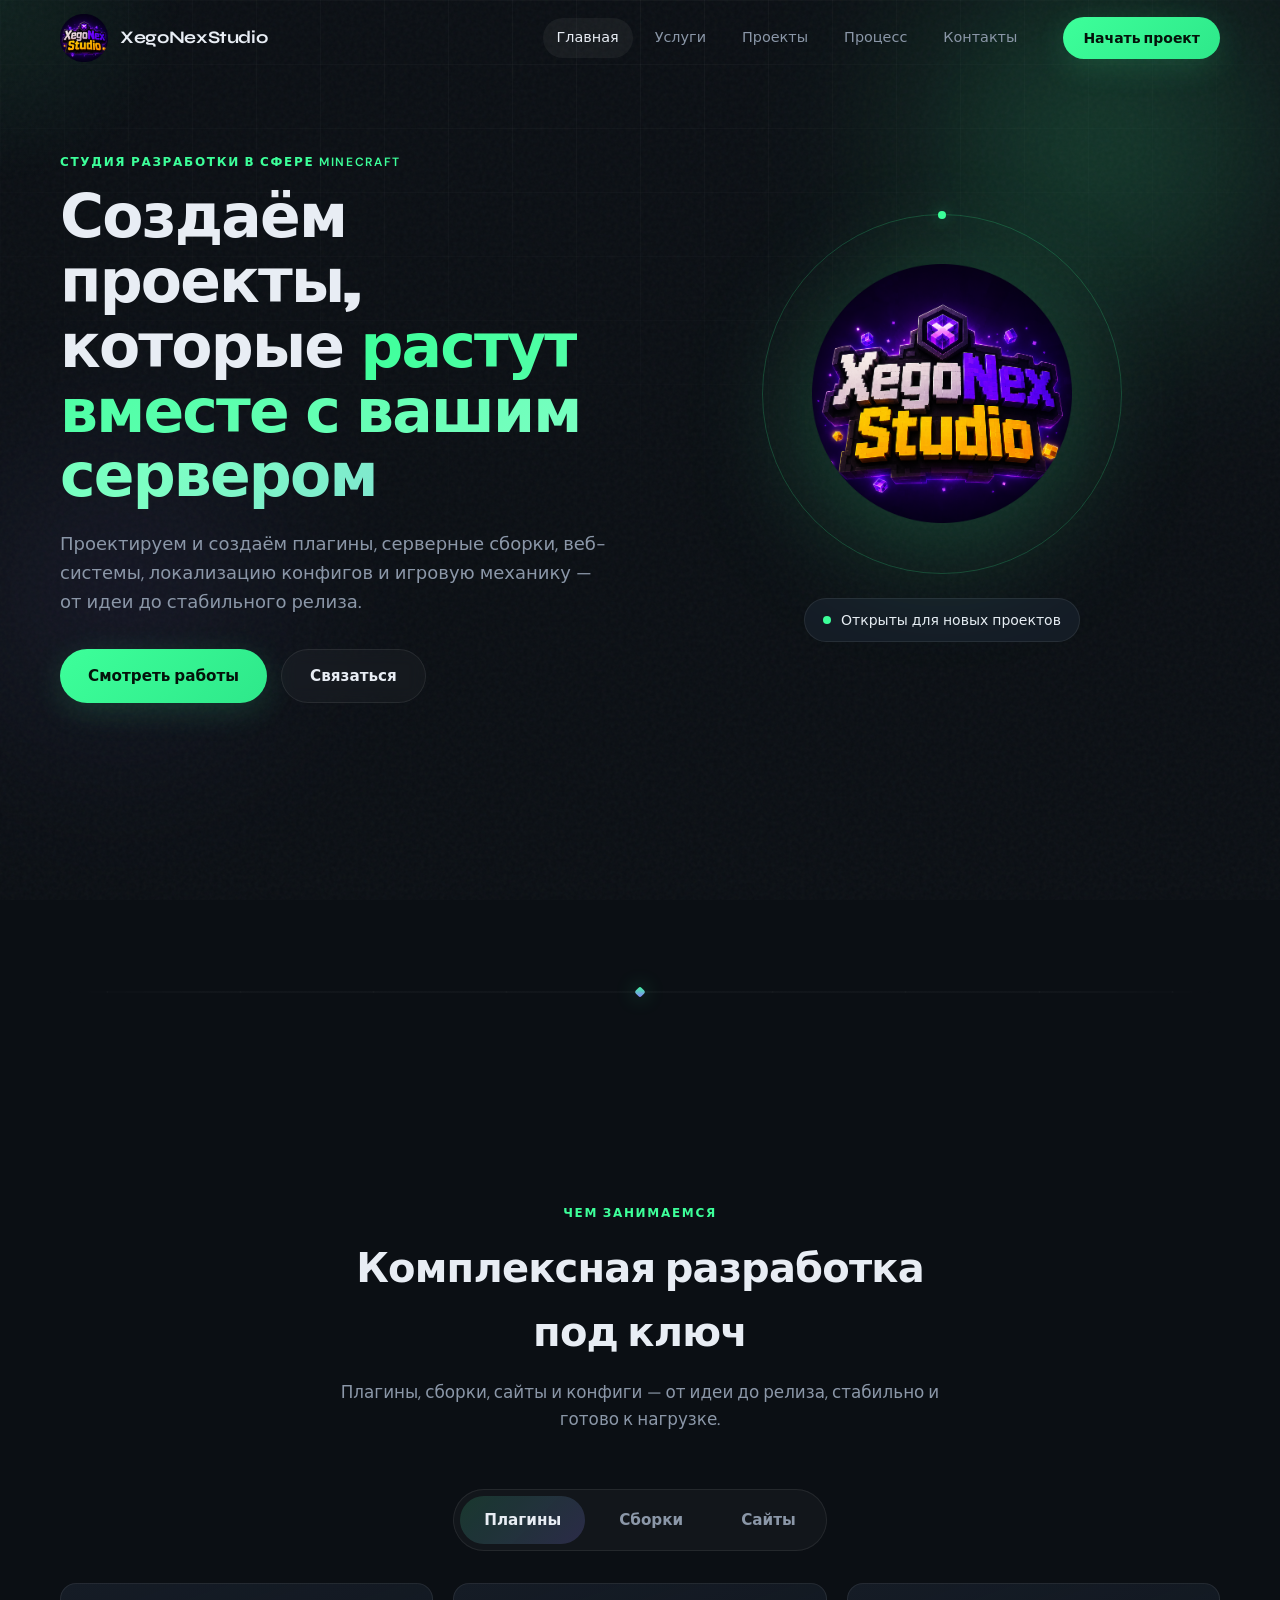
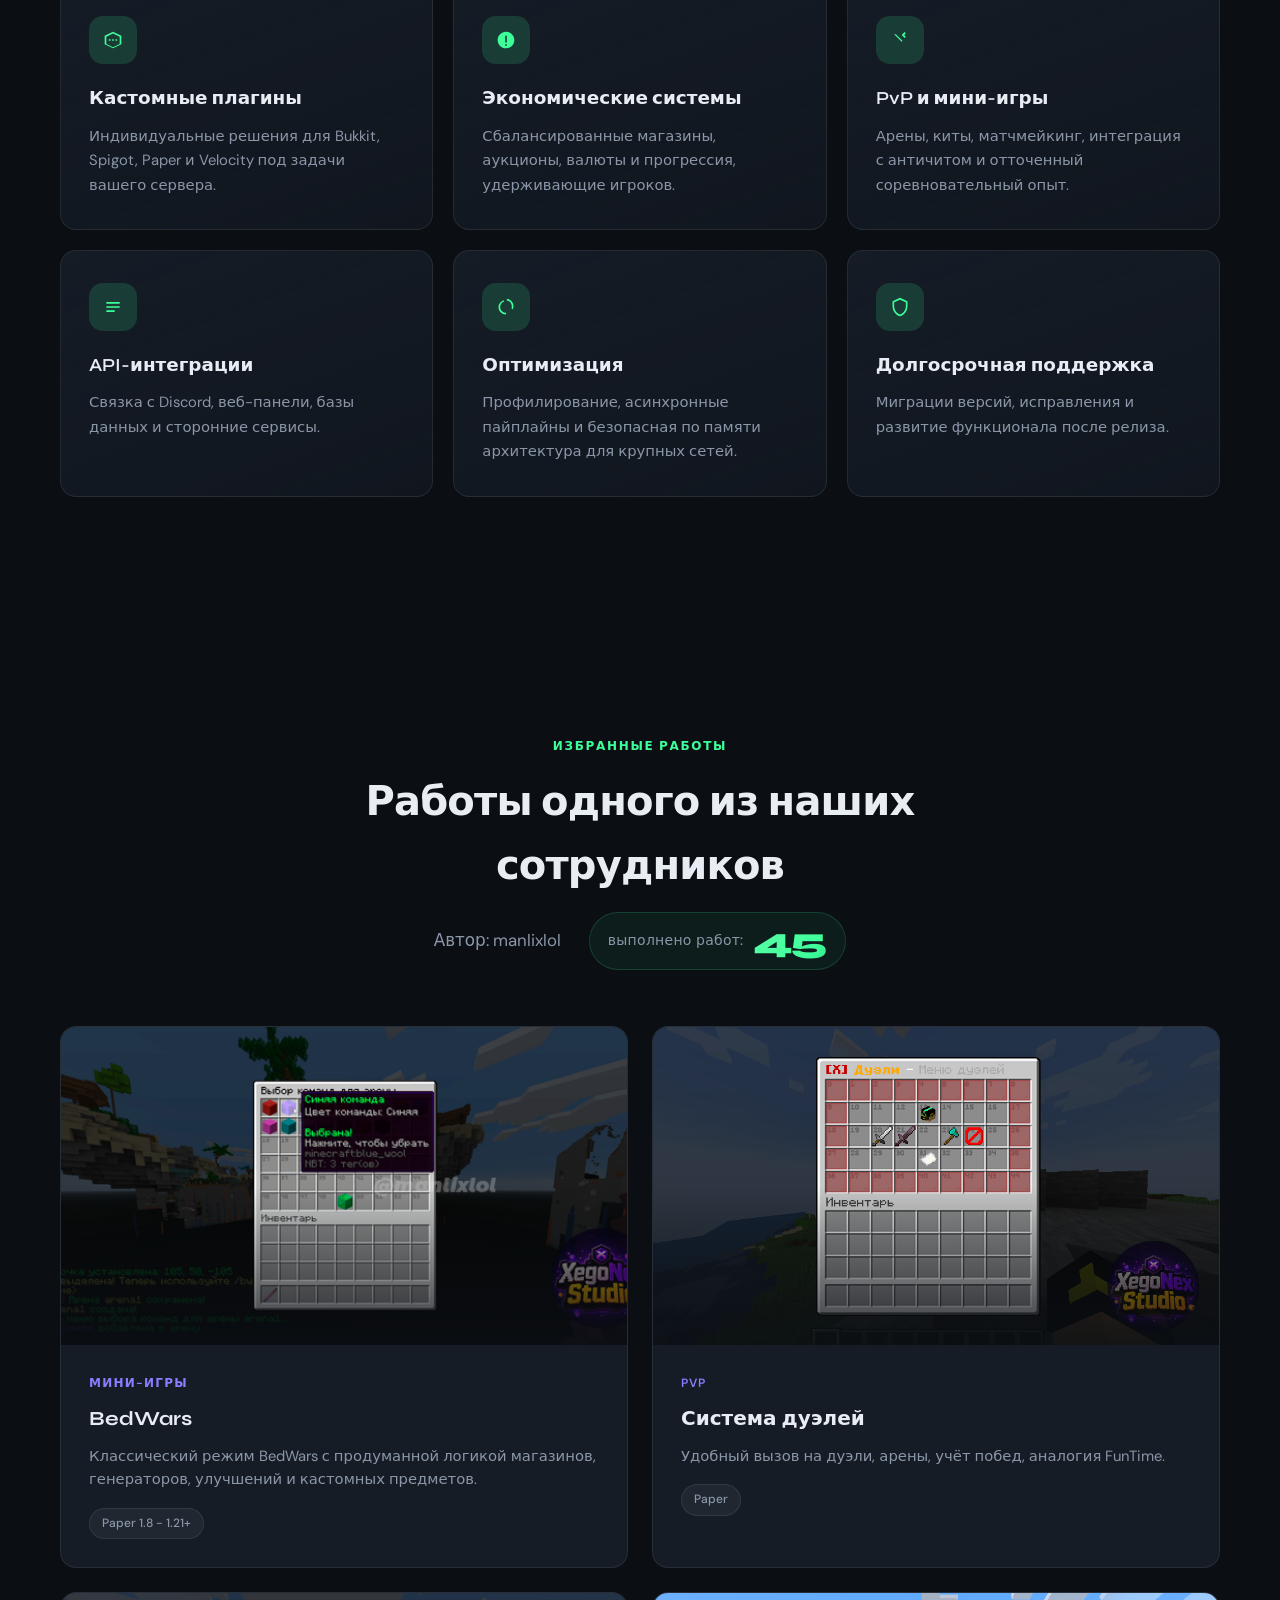
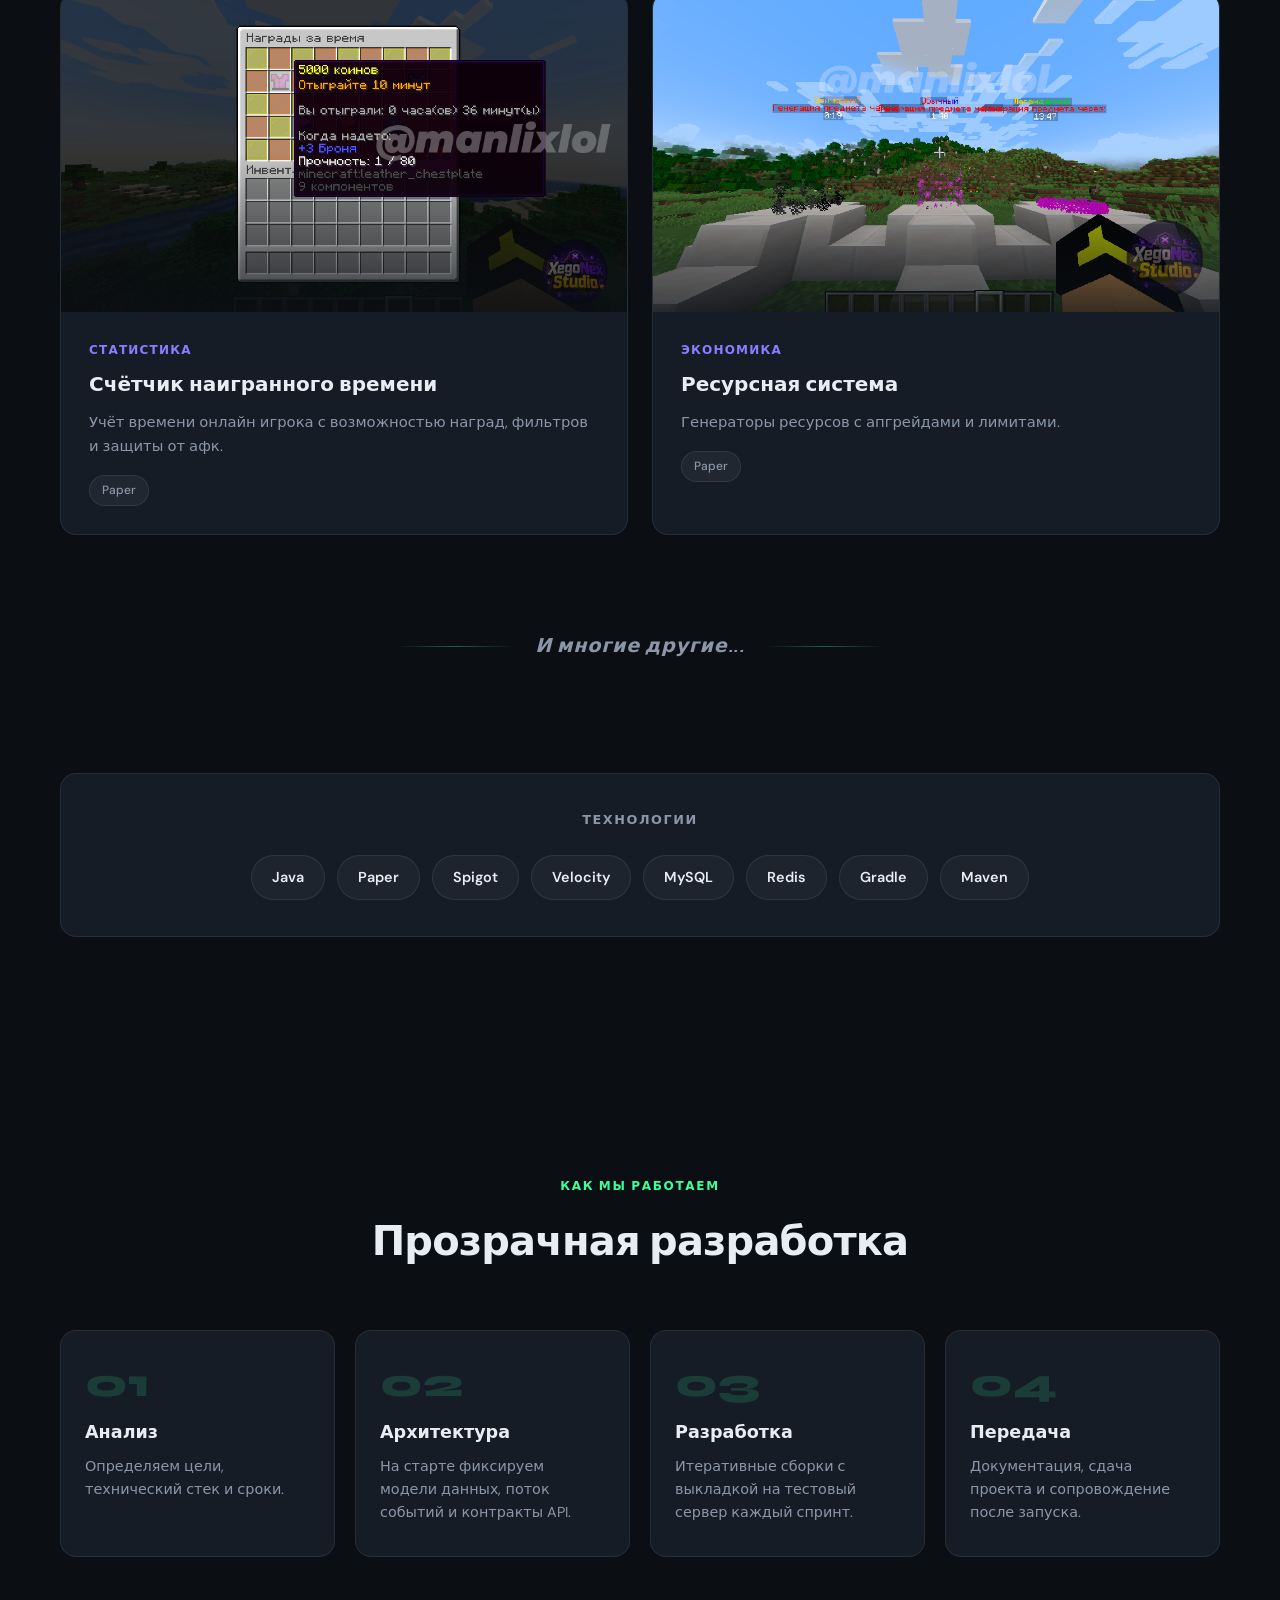
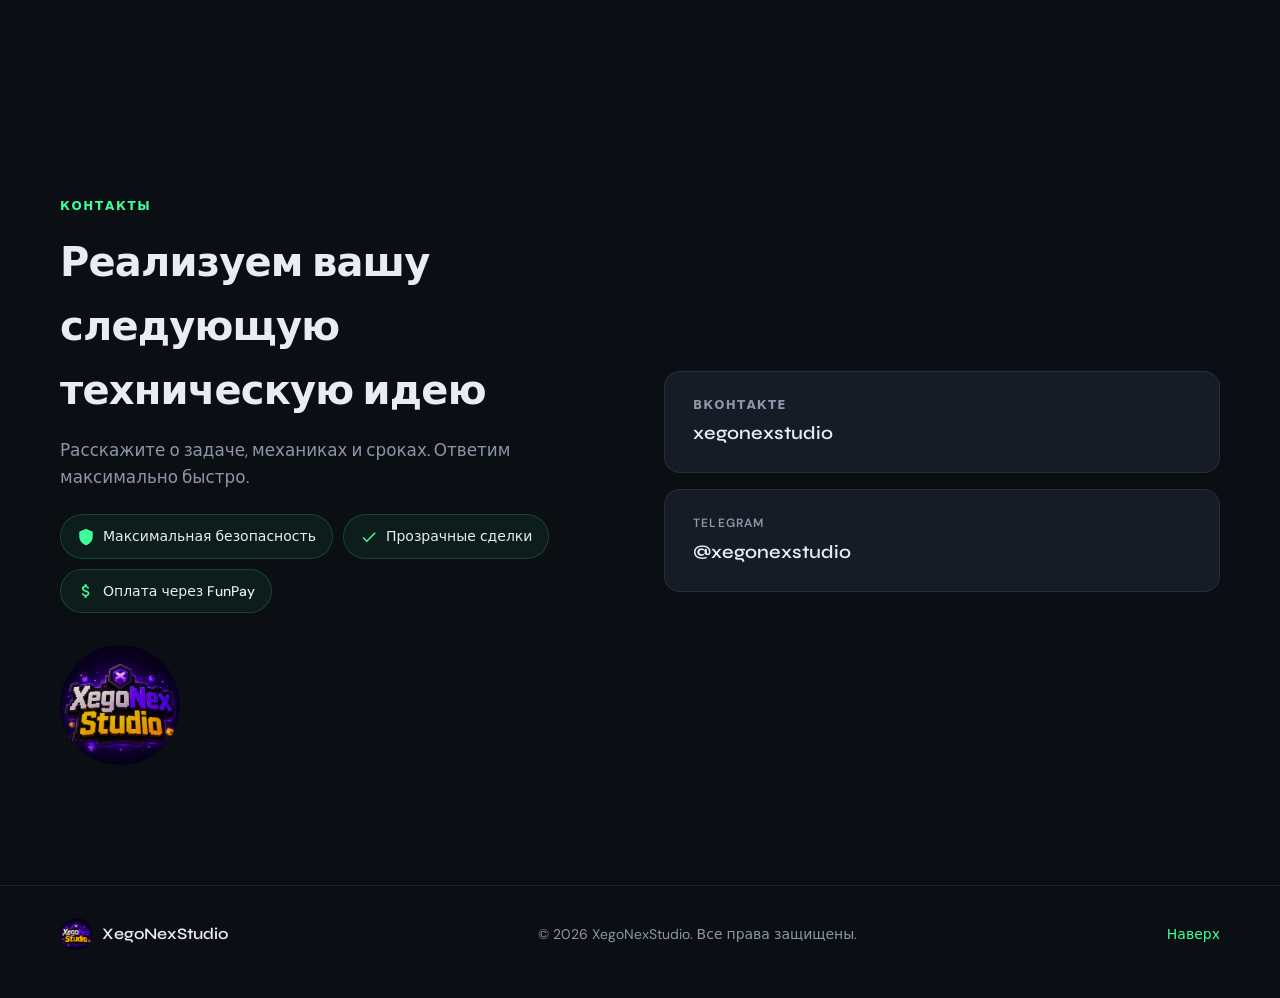
<file: site/src/public_html/index.html>
<!DOCTYPE html>
<html lang="ru">
<head>
<meta charset="UTF-8">
<meta name="viewport" content="width=device-width, initial-scale=1.0">
<meta name="description" content="Проектируем и создаём плагины, серверные сборки, веб-системы, локализацию конфигов и игровую механику — от идеи до стабильного релиза.">
<meta name="theme-color" content="#0b0f14">
<meta property="og:title" content="XegoNexStudio">
<meta property="og:description" content="Проектируем и создаём плагины, серверные сборки, веб-системы, локализацию конфигов и игровую механику — от идеи до стабильного релиза.">
<meta property="og:image" content="https://xegonex.github.io/xegonexstudio.github.io/assets/img/xegonex.png">
<meta property="og:url" content="https://xegonex.github.io/xegonexstudio.github.io">
<meta property="og:type" content="website">
<title>XegoNexStudio — Студия разработки в сфере Minecraft</title>
<link rel="preconnect" href="https://fonts.googleapis.com">
<link rel="preconnect" href="https://fonts.gstatic.com" crossorigin>
<link rel="stylesheet" href="https://fonts.googleapis.com/css2?family=DM+Sans:ital,opsz,wght@0,9..40,400;0,9..40,500;0,9..40,600;1,9..40,400&family=Syne:wght@500;600;700;800&display=swap">
<link rel="stylesheet" href="assets/css/main.css">
<link rel="icon" type="image/png" href="assets/img/xegonex.png">
</head>
<body>
<div class="ambient" aria-hidden="true"><div class="ambient__orb ambient__orb--one"></div><div class="ambient__orb ambient__orb--two"></div><div class="ambient__grid"></div><div class="ambient__noise"></div></div><div class="cursor-glow" aria-hidden="true"></div>
<header class="header"><div class="header__inner container"><a href="#home" class="brand"><img src="assets/img/xegonex.png" alt="XegoNexStudio" class="brand__logo" width="48" height="48"><span class="brand__text">XegoNexStudio</span></a><nav class="nav" aria-label="Основная навигация"><a href="#home" class="nav__link" data-nav="home">Главная</a><a href="#services" class="nav__link" data-nav="services">Услуги</a><a href="#projects" class="nav__link" data-nav="projects">Проекты</a><a href="#process" class="nav__link" data-nav="process">Процесс</a><a href="#contact" class="nav__link" data-nav="contact">Контакты</a></nav><a href="#contact" class="btn btn--primary btn--sm header__cta">Начать проект</a><button class="burger" type="button" aria-label="Открыть меню" aria-expanded="false" data-burger="true"><span></span><span></span><span></span></button></div></header>
<div class="mobile-nav" data-mobile-nav="true" hidden><nav class="mobile-nav__panel"><a href="#home" class="mobile-nav__link">Главная</a><a href="#services" class="mobile-nav__link">Услуги</a><a href="#projects" class="mobile-nav__link">Проекты</a><a href="#process" class="mobile-nav__link">Процесс</a><a href="#contact" class="mobile-nav__link">Контакты</a></nav></div>
<main>
<section id="home" class="hero section"><div class="container hero__grid"><div class="hero__content reveal"><p class="eyebrow">Студия разработки в сфере Minecraft</p><h1 class="hero__title">Создаём проекты, которые <span class="text-gradient">растут вместе с вашим сервером</span></h1><p class="hero__lead">Проектируем и создаём плагины, серверные сборки, веб-системы, локализацию конфигов и игровую механику — от идеи до стабильного релиза.</p><div class="hero__actions"><a href="#projects" class="btn btn--primary">Смотреть работы</a><a href="#contact" class="btn btn--ghost">Связаться</a></div></div><div class="hero__visual reveal reveal--delay"><div class="hero__logo-wrap"><div class="hero__ring hero__ring--outer"></div><div class="hero__ring hero__ring--inner"></div><img src="assets/img/xegonex.png" alt="XegoNexStudio" class="hero__logo" width="320" height="320"></div><div class="hero__badge"><span class="hero__badge-dot"></span>Открыты для новых проектов</div></div></div></section>
<section class="section flow-section"><div class="container"><div class="flow reveal" data-flow="true"><div class="flow__line"><span class="flow__glow"></span><span class="flow__dot flow__dot--a"></span><span class="flow__dot flow__dot--b"></span><div class="flow__ticks"><span class="flow__tick"></span><span class="flow__tick"></span><span class="flow__tick"></span><span class="flow__tick"></span><span class="flow__tick"></span><span class="flow__tick"></span><span class="flow__tick"></span><span class="flow__tick"></span><span class="flow__tick"></span></div></div><div class="flow__core"><span class="flow__diamond"></span><span class="flow__ring flow__ring--one"></span><span class="flow__ring flow__ring--two"></span></div></div></div></section>
<section id="services" class="section services"><div class="container"><div class="section-head reveal"><p class="eyebrow">Чем занимаемся</p><h2 class="section-head__title">Комплексная разработка под ключ</h2><p class="section-head__text">Плагины, сборки, сайты и конфиги — от идеи до релиза, стабильно и готово к нагрузке.</p></div><div class="services-tabs reveal" data-services-tabs="true"><div class="services-tabs__nav" role="tablist"><button type="button" class="services-tabs__btn is-active" data-tab="plugins" aria-selected="true">Плагины</button><button type="button" class="services-tabs__btn" data-tab="packs" aria-selected="false">Сборки</button><button type="button" class="services-tabs__btn" data-tab="websites" aria-selected="false">Сайты</button></div><div class="services-tabs__panels"><div class="services-tabs__panel is-active" data-panel="plugins"><div class="services__grid"><article class="service-card" style="--card-delay:0ms"><div class="service-card__icon" data-icon="plugin"></div><h3 class="service-card__title">Кастомные плагины</h3><p class="service-card__text">Индивидуальные решения для Bukkit, Spigot, Paper и Velocity под задачи вашего сервера.</p></article><article class="service-card" style="--card-delay:60ms"><div class="service-card__icon" data-icon="economy"></div><h3 class="service-card__title">Экономические системы</h3><p class="service-card__text">Сбалансированные магазины, аукционы, валюты и прогрессия, удерживающие игроков.</p></article><article class="service-card" style="--card-delay:120ms"><div class="service-card__icon" data-icon="pvp"></div><h3 class="service-card__title">PvP и мини-игры</h3><p class="service-card__text">Арены, киты, матчмейкинг, интеграция с античитом и отточенный соревновательный опыт.</p></article><article class="service-card" style="--card-delay:180ms"><div class="service-card__icon" data-icon="api"></div><h3 class="service-card__title">API-интеграции</h3><p class="service-card__text">Связка с Discord, веб-панели, базы данных и сторонние сервисы.</p></article><article class="service-card" style="--card-delay:240ms"><div class="service-card__icon" data-icon="optimize"></div><h3 class="service-card__title">Оптимизация</h3><p class="service-card__text">Профилирование, асинхронные пайплайны и безопасная по памяти архитектура для крупных сетей.</p></article><article class="service-card" style="--card-delay:300ms"><div class="service-card__icon" data-icon="support"></div><h3 class="service-card__title">Долгосрочная поддержка</h3><p class="service-card__text">Миграции версий, исправления и развитие функционала после релиза.</p></article></div></div><div class="services-tabs__panel" data-panel="packs" hidden><div class="services__grid"><article class="service-card" style="--card-delay:0ms"><div class="service-card__icon" data-icon="pack"></div><h3 class="service-card__title">Серверные сборки</h3><p class="service-card__text">Готовые конфигурации Paper и Spigot с пресетами режимов, прав и стартовым балансом.</p></article><article class="service-card" style="--card-delay:60ms"><div class="service-card__icon" data-icon="mod"></div><h3 class="service-card__title">Модовые сборки</h3><p class="service-card__text">Forge и Fabric с подбором модов, совместимостью и тестированием под вашу аудиторию.</p></article><article class="service-card" style="--card-delay:120ms"><div class="service-card__icon" data-icon="config"></div><h3 class="service-card__title">Конфиги и локализация</h3><p class="service-card__text">Настройка yml, lang-файлов, перевод строк и структурирование конфигураций без хаоса.</p></article><article class="service-card" style="--card-delay:180ms"><div class="service-card__icon" data-icon="network"></div><h3 class="service-card__title">Прокси и сеть</h3><p class="service-card__text">Velocity и BungeeCord, синхронизация данных между хабами и стабильная маршрутизация игроков.</p></article><article class="service-card" style="--card-delay:240ms"><div class="service-card__icon" data-icon="deploy"></div><h3 class="service-card__title">Деплой и запуск</h3><p class="service-card__text">Развёртывание на хостинге, автозапуск, резервные копии и базовый мониторинг.</p></article><article class="service-card" style="--card-delay:300ms"><div class="service-card__icon" data-icon="tune"></div><h3 class="service-card__title">Тонкая настройка</h3><p class="service-card__text">TPS, память, профили миров, анти-лаг пайплайны и оптимизация под онлайн.</p></article></div></div><div class="services-tabs__panel" data-panel="websites" hidden><div class="services__grid"><article class="service-card" style="--card-delay:0ms"><div class="service-card__icon" data-icon="web"></div><h3 class="service-card__title">Веб-панели сервера</h3><p class="service-card__text">Личный кабинет, статистика игроков, управление аккаунтами и донатом в одном интерфейсе.</p></article><article class="service-card" style="--card-delay:60ms"><div class="service-card__icon" data-icon="rcon"></div><h3 class="service-card__title">API и RCON</h3><p class="service-card__text">REST и WebSocket, удалённое управление сервером, очереди команд и связь с игровым ядром.</p></article><article class="service-card" style="--card-delay:120ms"><div class="service-card__icon" data-icon="portal"></div><h3 class="service-card__title">Лендинги и порталы</h3><p class="service-card__text">Промо-сайты, правила, магазины, OAuth через Discord и VK для вашего проекта.</p></article></div></div></div></div></div></section>
<section id="projects" class="section projects"><div class="container"><div class="section-head reveal"><p class="eyebrow">Избранные работы</p><h2 class="section-head__title">Работы одного из наших сотрудников</h2><div class="section-head__meta"><p class="section-head__text section-head__author">Автор: manlixlol</p><div class="works-counter" data-works-counter="48"><span class="works-counter__label">выполнено работ:</span><span class="works-counter__value" data-works-value="true">0</span></div></div></div><div class="projects__grid"><article class="project-card reveal project-card--gallery" style="--reveal-delay:0ms" data-project-gallery='["plugins/BedWarsPlugin (3).png","plugins/BedWarsPlugin (4).png","plugins/BedWarsPlugin (5).png","plugins/BedWarsPlugin (6).png","plugins/BedWarsPlugin (7).png","plugins/BedWarsPlugin (8).png","plugins/BedWarsPlugin (9).png","plugins/BedWarsPlugin (10).png","plugins/BedWarsPlugin (11).png"]' data-project-title="BedWars" tabindex="0" role="button"><div class="project-card__media"><img src="plugins/BedWarsPlugin (1).png" alt="BedWars" class="project-card__img" loading="lazy"></div><div class="project-card__body"><span class="project-card__category">Мини-игры</span><h3 class="project-card__title">BedWars</h3><p class="project-card__text">Классический режим BedWars с продуманной логикой магазинов, генераторов, улучшений и кастомных предметов.</p><div class="project-card__tags"><span class="tag">Paper 1.8 - 1.21+</span></div></div></article><article class="project-card reveal project-card--gallery" style="--reveal-delay:80ms" data-project-gallery='["plugins/DuelPlugin (1).PNG","plugins/DuelPlugin (2).PNG","plugins/DuelPlugin (3).PNG","plugins/DuelPlugin (4).PNG","plugins/DuelPlugin (5).PNG","plugins/DuelPlugin (6).PNG","plugins/DuelPlugin (7).PNG","plugins/DuelPlugin (8).PNG"]' data-project-title="Система дуэлей" tabindex="0" role="button"><div class="project-card__media"><img src="plugins/DuelPlugin (4).PNG" alt="Система дуэлей" class="project-card__img" loading="lazy"></div><div class="project-card__body"><span class="project-card__category">PvP</span><h3 class="project-card__title">Система дуэлей</h3><p class="project-card__text">Удобный вызов на дуэли, арены, учёт побед, аналогия FunTime.</p><div class="project-card__tags"><span class="tag">Paper</span></div></div></article><article class="project-card reveal project-card--gallery" style="--reveal-delay:160ms" data-project-gallery='["plugins/PluginTime (8).PNG","plugins/PluginTime (9).PNG","plugins/PluginTime (10).PNG","plugins/PluginTime (11).PNG","plugins/PluginTime (12).PNG"]' data-project-title="Счётчик наигранного времени" tabindex="0" role="button"><div class="project-card__media"><img src="plugins/PluginTime (10).PNG" alt="Счётчик наигранного времени" class="project-card__img" loading="lazy"></div><div class="project-card__body"><span class="project-card__category">Статистика</span><h3 class="project-card__title">Счётчик наигранного времени</h3><p class="project-card__text">Учёт времени онлайн игрока с возможностью наград, фильтров и защиты от афк.</p><div class="project-card__tags"><span class="tag">Paper</span></div></div></article><article class="project-card reveal project-card--gallery" style="--reveal-delay:240ms" data-project-gallery='["plugins/GeneratorPlugin (1).PNG","plugins/GeneratorPlugin (2).PNG","plugins/GeneratorPlugin (3).PNG"]' data-project-title="Ресурсная система" tabindex="0" role="button"><div class="project-card__media"><img src="plugins/GeneratorPlugin (3).PNG" alt="Ресурсная система" class="project-card__img" loading="lazy"></div><div class="project-card__body"><span class="project-card__category">Экономика</span><h3 class="project-card__title">Ресурсная система</h3><p class="project-card__text">Генераторы ресурсов с апгрейдами и лимитами.</p><div class="project-card__tags"><span class="tag">Paper</span></div></div></article></div></div></section><div class="projects-more"><div class="container"><p class="projects-more__text reveal">И многие другие...</p></div></div><section class="section stack"><div class="container stack__inner reveal"><p class="stack__label">Технологии</p><div class="stack__track"><span class="stack__item reveal">Java</span><span class="stack__item reveal">Paper</span><span class="stack__item reveal">Spigot</span><span class="stack__item reveal">Velocity</span><span class="stack__item reveal">MySQL</span><span class="stack__item reveal">Redis</span><span class="stack__item reveal">Gradle</span><span class="stack__item reveal">Maven</span></div></div></section>
<section id="process" class="section process"><div class="container"><div class="section-head reveal"><p class="eyebrow">Как мы работаем</p><h2 class="section-head__title">Прозрачная разработка</h2></div><div class="process__grid"><article class="process-step reveal"><span class="process-step__num">01</span><h3 class="process-step__title">Анализ</h3><p class="process-step__text">Определяем цели, технический стек и сроки.</p></article><article class="process-step reveal"><span class="process-step__num">02</span><h3 class="process-step__title">Архитектура</h3><p class="process-step__text">На старте фиксируем модели данных, поток событий и контракты API.</p></article><article class="process-step reveal"><span class="process-step__num">03</span><h3 class="process-step__title">Разработка</h3><p class="process-step__text">Итеративные сборки с выкладкой на тестовый сервер каждый спринт.</p></article><article class="process-step reveal"><span class="process-step__num">04</span><h3 class="process-step__title">Передача</h3><p class="process-step__text">Документация, сдача проекта и сопровождение после запуска.</p></article></div></div></section>
<section id="contact" class="section contact"><div class="container contact__grid"><div class="contact__intro reveal"><p class="eyebrow">Контакты</p><h2 class="section-head__title">Реализуем вашу следующую техническую идею</h2><p class="section-head__text">Расскажите о задаче, механиках и сроках. Ответим максимально быстро.</p><ul class="trust-pills"><li class="trust-pill reveal"><span class="trust-pill__icon" data-icon="shield"></span><span class="trust-pill__text">Максимальная безопасность</span></li><li class="trust-pill reveal"><span class="trust-pill__icon" data-icon="deal"></span><span class="trust-pill__text">Прозрачные сделки</span></li><li class="trust-pill reveal"><span class="trust-pill__icon" data-icon="funpay"></span><span class="trust-pill__text">Оплата через FunPay</span></li></ul><div class="contact__logo"><img src="assets/img/xegonex.png" alt="XegoNexStudio" width="120" height="120"></div></div><div class="contact__links"><a href="https://vk.com/xegonexstudio" class="contact-card reveal" data-contact="vk" target="_blank" rel="noopener noreferrer"><span class="contact-card__label">ВКонтакте</span><span class="contact-card__value">xegonexstudio</span></a><a href="https://t.me/xegonexstudio" class="contact-card reveal" data-contact="telegram" target="_blank" rel="noopener noreferrer"><span class="contact-card__label">Telegram</span><span class="contact-card__value">@xegonexstudio</span></a></div></div></section>
</main>
<footer class="footer"><div class="container footer__inner"><div class="footer__brand"><img src="assets/img/xegonex.png" alt="" class="footer__logo" width="32" height="32" aria-hidden="true"><span>XegoNexStudio</span></div><p class="footer__copy">© 2026 XegoNexStudio. Все права защищены.</p><a href="#home" class="footer__top">Наверх</a></div></footer><div class="project-gallery" data-project-gallery-root="true" hidden aria-hidden="true"><div class="project-gallery__backdrop" data-gallery-backdrop="true"></div><div class="project-gallery__dialog" data-gallery-dialog="true" role="dialog" aria-modal="true"><div class="project-gallery__head"><h3 class="project-gallery__title" data-gallery-title="true"></h3><button type="button" class="project-gallery__close" data-gallery-close="true" aria-label="Закрыть"><span aria-hidden="true"></span><span aria-hidden="true"></span></button></div><div class="project-gallery__body"><div class="project-gallery__track" data-gallery-track="true"></div></div></div></div>
<script src="assets/js/app.js" defer></script>
</body>
</html>
</file>
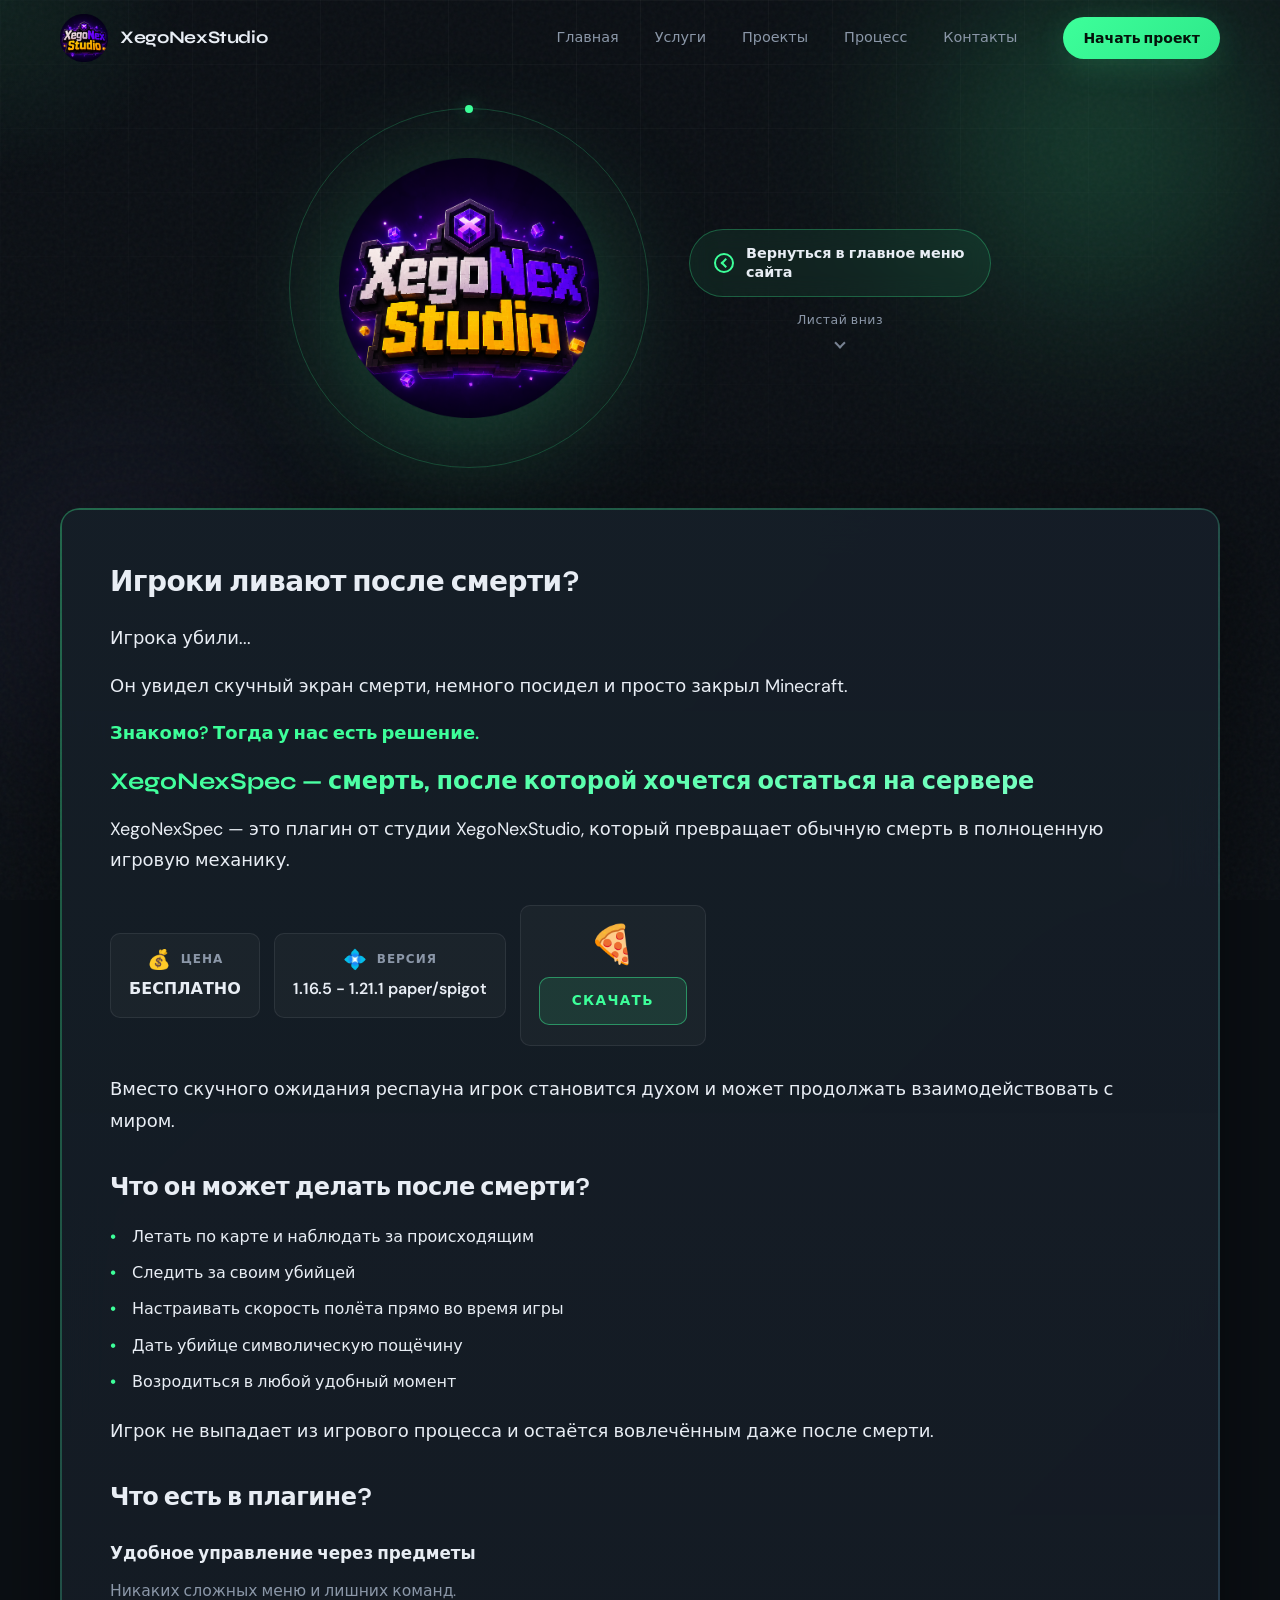
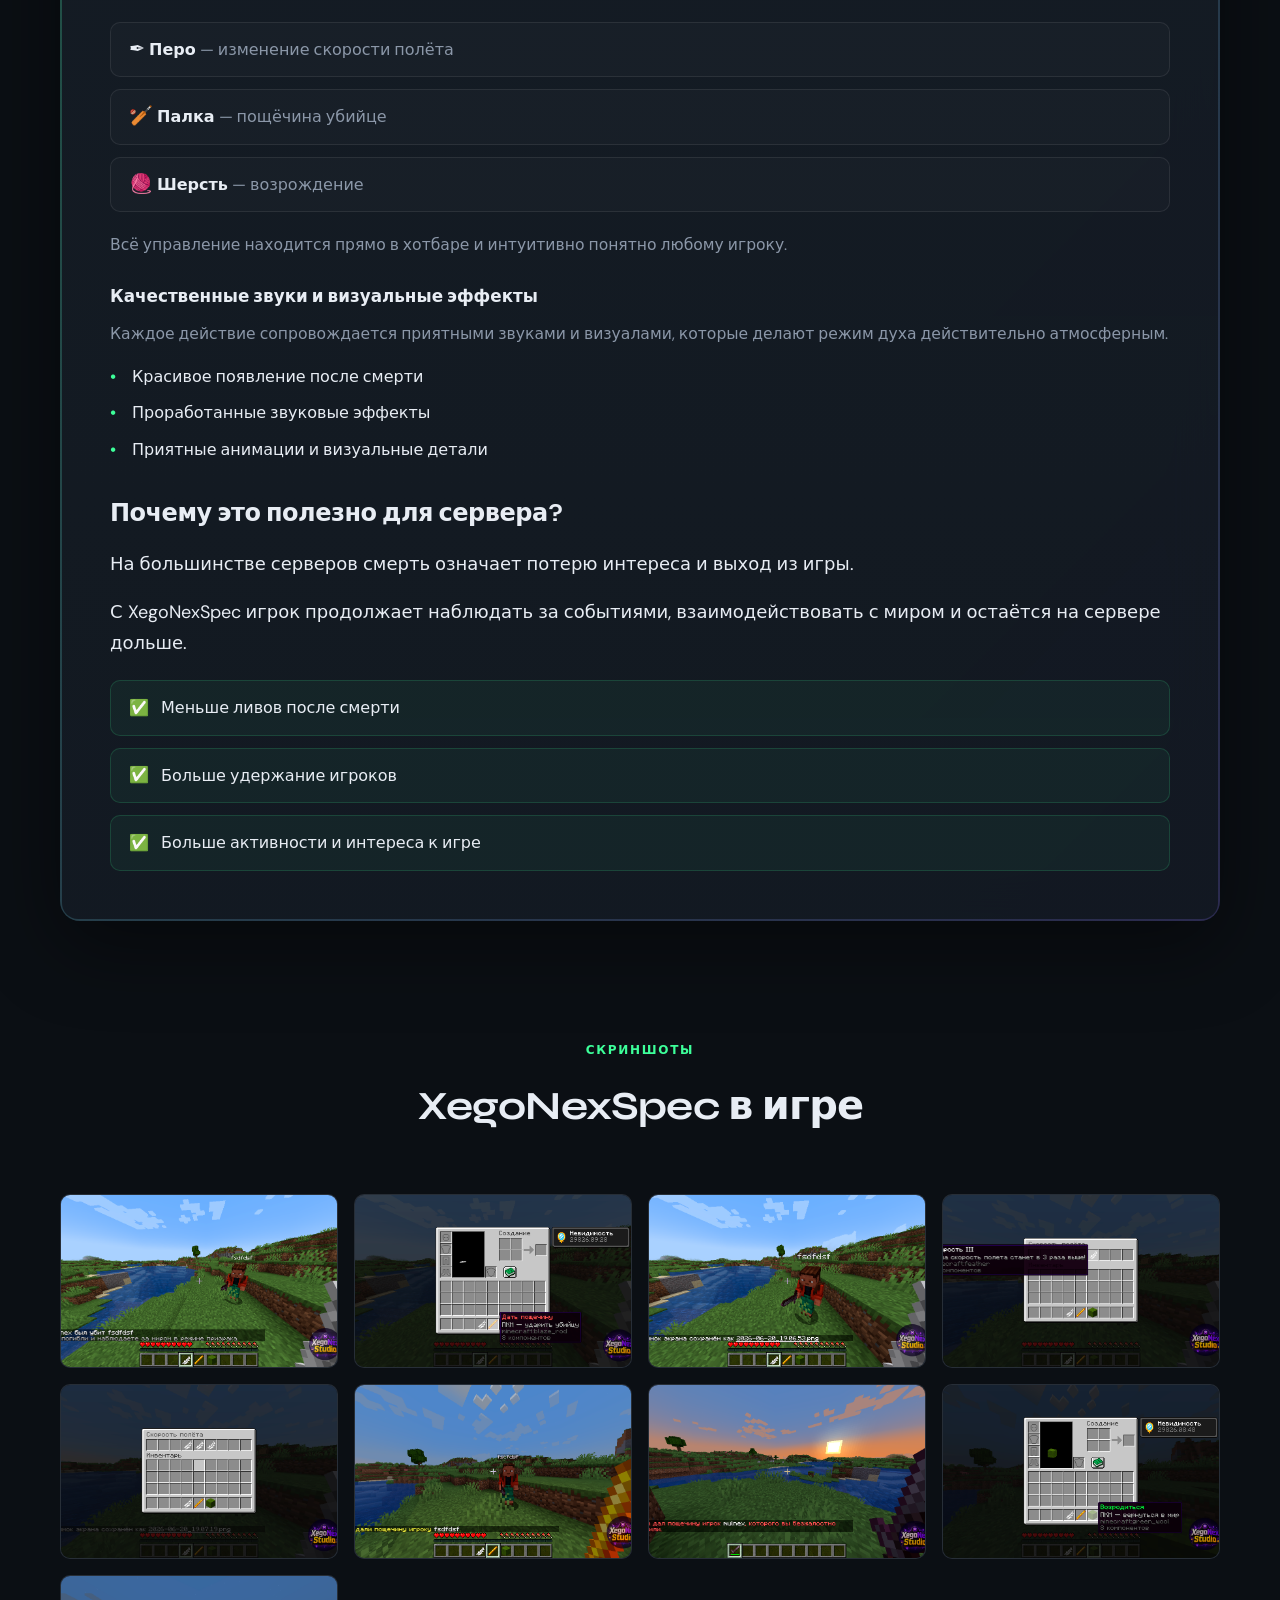
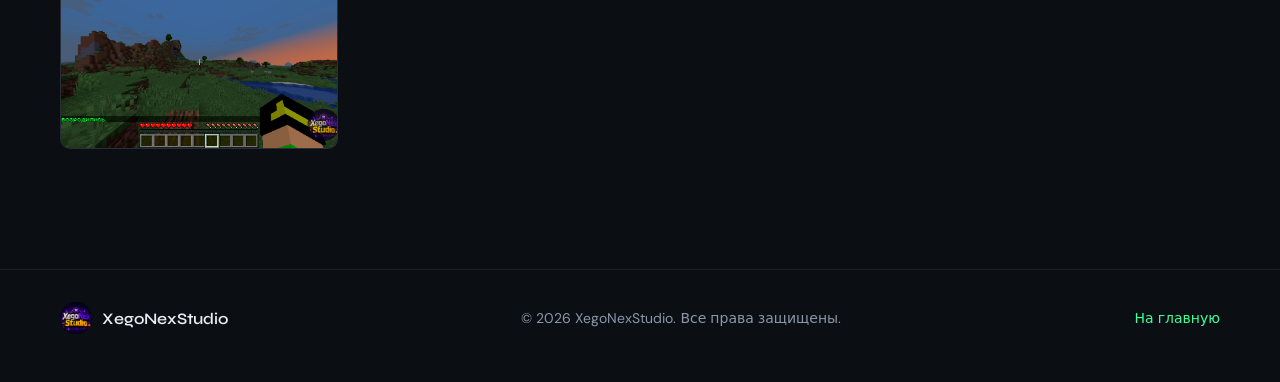
<file: site/src/public_html/xegonexspec/index.html>
<!DOCTYPE html>
<html lang="ru">
<head>
<meta charset="UTF-8">
<meta name="viewport" content="width=device-width, initial-scale=1.0">
<meta name="description" content="XegoNexSpec превращает смерть в полноценную игровую механику: игрок становится духом и остаётся вовлечённым на сервере.">
<meta name="theme-color" content="#0b0f14">
<meta property="og:title" content="XegoNexSpec">
<meta property="og:description" content="XegoNexSpec превращает смерть в полноценную игровую механику: игрок становится духом и остаётся вовлечённым на сервере.">
<meta property="og:image" content="../plugins/XegoNexSpec (1).png">
<meta property="og:type" content="website">
<title>XegoNexSpec — режим духа после смерти</title>
<link rel="preconnect" href="https://fonts.googleapis.com">
<link rel="preconnect" href="https://fonts.gstatic.com" crossorigin>
<link rel="stylesheet" href="https://fonts.googleapis.com/css2?family=DM+Sans:ital,opsz,wght@0,9..40,400;0,9..40,500;0,9..40,600;1,9..40,400&family=Syne:wght@500;600;700;800&display=swap">
<link rel="stylesheet" href="../assets/css/main.css">
<link rel="icon" type="image/png" href="../assets/img/xegonex.png">
</head>
<body>
<div class="ambient" aria-hidden="true"><div class="ambient__orb ambient__orb--one"></div><div class="ambient__orb ambient__orb--two"></div><div class="ambient__grid"></div><div class="ambient__noise"></div></div><div class="cursor-glow" aria-hidden="true"></div>
<header class="header"><div class="header__inner container"><a href="../" class="brand"><img src="../assets/img/xegonex.png" alt="XegoNexStudio" class="brand__logo" width="48" height="48"><span class="brand__text">XegoNexStudio</span></a><nav class="nav" aria-label="Основная навигация"><a href="../#home" class="nav__link" data-nav="home">Главная</a><a href="../#services" class="nav__link" data-nav="services">Услуги</a><a href="../#projects" class="nav__link" data-nav="projects">Проекты</a><a href="../#process" class="nav__link" data-nav="process">Процесс</a><a href="../#contact" class="nav__link" data-nav="contact">Контакты</a></nav><a href="../#contact" class="btn btn--primary btn--sm header__cta">Начать проект</a><button class="burger" type="button" aria-label="Открыть меню" aria-expanded="false" data-burger="true"><span></span><span></span><span></span></button></div></header>
<div class="mobile-nav" data-mobile-nav="true" hidden><nav class="mobile-nav__panel"><a href="../#home" class="mobile-nav__link">Главная</a><a href="../#services" class="mobile-nav__link">Услуги</a><a href="../#projects" class="mobile-nav__link">Проекты</a><a href="../#process" class="mobile-nav__link">Процесс</a><a href="../#contact" class="mobile-nav__link">Контакты</a></nav></div>
<main class="spec-page" data-spec-page="true">
<section class="spec-hero section"><div class="container"><div class="spec-hero__bar reveal"><div class="hero__logo-wrap spec-hero__logo-wrap"><div class="hero__ring hero__ring--outer"></div><div class="hero__ring hero__ring--inner"></div><img src="../assets/img/xegonex.png" alt="XegoNexStudio" class="hero__logo" width="320" height="320"></div><div class="spec-hero__aside"><a href="../" class="spec-home-btn"><span class="spec-home-btn__icon" aria-hidden="true"></span><span class="spec-home-btn__text">Вернуться в главное меню сайта</span></a><a href="#spec-content" class="spec-scroll-hint"><span class="spec-scroll-hint__text">Листай вниз</span><span class="spec-scroll-hint__arrow" aria-hidden="true"></span></a></div></div></div></section>
<section class="spec-content section" id="spec-content"><div class="container"><div class="spec-frame reveal"><div class="spec-frame__glow" aria-hidden="true"></div><div class="spec-frame__inner"><p class="spec-line spec-line--hook reveal" style="--reveal-delay:0ms">Игроки ливают после смерти?</p><p class="spec-line reveal" style="--reveal-delay:80ms">Игрока убили...</p><p class="spec-line reveal" style="--reveal-delay:160ms">Он увидел скучный экран смерти, немного посидел и просто закрыл Minecraft.</p><p class="spec-line spec-line--accent reveal" style="--reveal-delay:240ms">Знакомо? Тогда у нас есть решение.</p><p class="spec-line spec-line--title reveal" style="--reveal-delay:320ms">XegoNexSpec — смерть, после которой хочется остаться на сервере</p><p class="spec-line reveal" style="--reveal-delay:400ms">XegoNexSpec — это плагин от студии XegoNexStudio, который превращает обычную смерть в полноценную игровую механику.</p><div class="spec-meta"><div class="spec-meta__item reveal" style="--reveal-delay:0ms"><div class="spec-meta__head"><span class="spec-meta__emoji">💰</span><span class="spec-meta__label">ЦЕНА</span></div><div class="spec-meta__body"><span class="spec-meta__value">БЕСПЛАТНО</span></div></div><div class="spec-meta__item reveal" style="--reveal-delay:90ms"><div class="spec-meta__head"><span class="spec-meta__emoji">💠</span><span class="spec-meta__label">Версия</span></div><div class="spec-meta__body"><span class="spec-meta__value">1.16.5 - 1.21.1 paper/spigot</span></div></div><div class="spec-meta__item spec-meta__item--download reveal" style="--reveal-delay:180ms"><div class="spec-meta__download"><span class="spec-meta__download-emoji">🍕</span><a href="https://drive.google.com/file/d/1bWJX_OJclC76zxTvQMBcZz18QFCa3xTq/view?usp=sharing" class="spec-meta__download-btn" target="_blank" rel="noopener noreferrer">Скачать</a></div></div></div><p class="spec-line reveal" style="--reveal-delay:480ms">Вместо скучного ожидания респауна игрок становится духом и может продолжать взаимодействовать с миром.</p><h2 class="spec-heading reveal" style="--reveal-delay:540ms">Что он может делать после смерти?</h2><ul class="spec-list"><li class="spec-list__item reveal" style="--reveal-delay:0ms">Летать по карте и наблюдать за происходящим</li><li class="spec-list__item reveal" style="--reveal-delay:55ms">Следить за своим убийцей</li><li class="spec-list__item reveal" style="--reveal-delay:110ms">Настраивать скорость полёта прямо во время игры</li><li class="spec-list__item reveal" style="--reveal-delay:165ms">Дать убийце символическую пощёчину</li><li class="spec-list__item reveal" style="--reveal-delay:220ms">Возродиться в любой удобный момент</li></ul><p class="spec-line reveal" style="--reveal-delay:620ms">Игрок не выпадает из игрового процесса и остаётся вовлечённым даже после смерти.</p><h2 class="spec-heading reveal" style="--reveal-delay:680ms">Что есть в плагине?</h2><h3 class="spec-subheading reveal" style="--reveal-delay:720ms">Удобное управление через предметы</h3><p class="spec-line spec-line--muted reveal" style="--reveal-delay:760ms">Никаких сложных меню и лишних команд.</p><ul class="spec-hotbar"><li class="spec-hotbar__item reveal" style="--reveal-delay:0ms"><span class="spec-hotbar__emoji">✒️</span><span class="spec-hotbar__label">Перо</span><span class="spec-hotbar__text"> — изменение скорости полёта</span></li><li class="spec-hotbar__item reveal" style="--reveal-delay:70ms"><span class="spec-hotbar__emoji">🏏</span><span class="spec-hotbar__label">Палка</span><span class="spec-hotbar__text"> — пощёчина убийце</span></li><li class="spec-hotbar__item reveal" style="--reveal-delay:140ms"><span class="spec-hotbar__emoji">🧶</span><span class="spec-hotbar__label">Шерсть</span><span class="spec-hotbar__text"> — возрождение</span></li></ul><p class="spec-line spec-line--muted reveal" style="--reveal-delay:840ms">Всё управление находится прямо в хотбаре и интуитивно понятно любому игроку.</p><h3 class="spec-subheading reveal" style="--reveal-delay:880ms">Качественные звуки и визуальные эффекты</h3><p class="spec-line spec-line--muted reveal" style="--reveal-delay:920ms">Каждое действие сопровождается приятными звуками и визуалами, которые делают режим духа действительно атмосферным.</p><ul class="spec-list"><li class="spec-list__item reveal" style="--reveal-delay:0ms">Красивое появление после смерти</li><li class="spec-list__item reveal" style="--reveal-delay:55ms">Проработанные звуковые эффекты</li><li class="spec-list__item reveal" style="--reveal-delay:110ms">Приятные анимации и визуальные детали</li></ul><h2 class="spec-heading reveal" style="--reveal-delay:1020ms">Почему это полезно для сервера?</h2><p class="spec-line reveal" style="--reveal-delay:1080ms">На большинстве серверов смерть означает потерю интереса и выход из игры.</p><p class="spec-line reveal" style="--reveal-delay:1140ms">С XegoNexSpec игрок продолжает наблюдать за событиями, взаимодействовать с миром и остаётся на сервере дольше.</p><ul class="spec-checklist"><li class="spec-checklist__item reveal" style="--reveal-delay:0ms"><span class="spec-checklist__mark" aria-hidden="true">✅</span><span>Меньше ливов после смерти</span></li><li class="spec-checklist__item reveal" style="--reveal-delay:70ms"><span class="spec-checklist__mark" aria-hidden="true">✅</span><span>Больше удержание игроков</span></li><li class="spec-checklist__item reveal" style="--reveal-delay:140ms"><span class="spec-checklist__mark" aria-hidden="true">✅</span><span>Больше активности и интереса к игре</span></li></ul></div></div></div></section>
<section class="spec-gallery section"><div class="container"><div class="section-head reveal"><p class="eyebrow">Скриншоты</p><h2 class="section-head__title">XegoNexSpec в игре</h2></div><div class="spec-gallery__grid"><figure class="spec-gallery__item reveal project-card--gallery" style="--reveal-delay:0ms" data-project-gallery='["../plugins/XegoNexSpec (1).png","../plugins/XegoNexSpec (2).png","../plugins/XegoNexSpec (3).png","../plugins/XegoNexSpec (4).png","../plugins/XegoNexSpec (5).png","../plugins/XegoNexSpec (6).png","../plugins/XegoNexSpec (7).png","../plugins/XegoNexSpec (8).png","../plugins/XegoNexSpec (9).png"]' data-project-title="XegoNexSpec" tabindex="0" role="button"><img src="../plugins/XegoNexSpec (1).png" alt="XegoNexSpec — скриншот 1" class="spec-gallery__img" loading="eager"></figure><figure class="spec-gallery__item reveal project-card--gallery" style="--reveal-delay:60ms" data-project-gallery='["../plugins/XegoNexSpec (1).png","../plugins/XegoNexSpec (2).png","../plugins/XegoNexSpec (3).png","../plugins/XegoNexSpec (4).png","../plugins/XegoNexSpec (5).png","../plugins/XegoNexSpec (6).png","../plugins/XegoNexSpec (7).png","../plugins/XegoNexSpec (8).png","../plugins/XegoNexSpec (9).png"]' data-project-title="XegoNexSpec" tabindex="0" role="button"><img src="../plugins/XegoNexSpec (2).png" alt="XegoNexSpec — скриншот 2" class="spec-gallery__img" loading="eager"></figure><figure class="spec-gallery__item reveal project-card--gallery" style="--reveal-delay:120ms" data-project-gallery='["../plugins/XegoNexSpec (1).png","../plugins/XegoNexSpec (2).png","../plugins/XegoNexSpec (3).png","../plugins/XegoNexSpec (4).png","../plugins/XegoNexSpec (5).png","../plugins/XegoNexSpec (6).png","../plugins/XegoNexSpec (7).png","../plugins/XegoNexSpec (8).png","../plugins/XegoNexSpec (9).png"]' data-project-title="XegoNexSpec" tabindex="0" role="button"><img src="../plugins/XegoNexSpec (3).png" alt="XegoNexSpec — скриншот 3" class="spec-gallery__img" loading="eager"></figure><figure class="spec-gallery__item reveal project-card--gallery" style="--reveal-delay:180ms" data-project-gallery='["../plugins/XegoNexSpec (1).png","../plugins/XegoNexSpec (2).png","../plugins/XegoNexSpec (3).png","../plugins/XegoNexSpec (4).png","../plugins/XegoNexSpec (5).png","../plugins/XegoNexSpec (6).png","../plugins/XegoNexSpec (7).png","../plugins/XegoNexSpec (8).png","../plugins/XegoNexSpec (9).png"]' data-project-title="XegoNexSpec" tabindex="0" role="button"><img src="../plugins/XegoNexSpec (4).png" alt="XegoNexSpec — скриншот 4" class="spec-gallery__img" loading="eager"></figure><figure class="spec-gallery__item reveal project-card--gallery" style="--reveal-delay:240ms" data-project-gallery='["../plugins/XegoNexSpec (1).png","../plugins/XegoNexSpec (2).png","../plugins/XegoNexSpec (3).png","../plugins/XegoNexSpec (4).png","../plugins/XegoNexSpec (5).png","../plugins/XegoNexSpec (6).png","../plugins/XegoNexSpec (7).png","../plugins/XegoNexSpec (8).png","../plugins/XegoNexSpec (9).png"]' data-project-title="XegoNexSpec" tabindex="0" role="button"><img src="../plugins/XegoNexSpec (5).png" alt="XegoNexSpec — скриншот 5" class="spec-gallery__img" loading="lazy"></figure><figure class="spec-gallery__item reveal project-card--gallery" style="--reveal-delay:300ms" data-project-gallery='["../plugins/XegoNexSpec (1).png","../plugins/XegoNexSpec (2).png","../plugins/XegoNexSpec (3).png","../plugins/XegoNexSpec (4).png","../plugins/XegoNexSpec (5).png","../plugins/XegoNexSpec (6).png","../plugins/XegoNexSpec (7).png","../plugins/XegoNexSpec (8).png","../plugins/XegoNexSpec (9).png"]' data-project-title="XegoNexSpec" tabindex="0" role="button"><img src="../plugins/XegoNexSpec (6).png" alt="XegoNexSpec — скриншот 6" class="spec-gallery__img" loading="lazy"></figure><figure class="spec-gallery__item reveal project-card--gallery" style="--reveal-delay:360ms" data-project-gallery='["../plugins/XegoNexSpec (1).png","../plugins/XegoNexSpec (2).png","../plugins/XegoNexSpec (3).png","../plugins/XegoNexSpec (4).png","../plugins/XegoNexSpec (5).png","../plugins/XegoNexSpec (6).png","../plugins/XegoNexSpec (7).png","../plugins/XegoNexSpec (8).png","../plugins/XegoNexSpec (9).png"]' data-project-title="XegoNexSpec" tabindex="0" role="button"><img src="../plugins/XegoNexSpec (7).png" alt="XegoNexSpec — скриншот 7" class="spec-gallery__img" loading="lazy"></figure><figure class="spec-gallery__item reveal project-card--gallery" style="--reveal-delay:420ms" data-project-gallery='["../plugins/XegoNexSpec (1).png","../plugins/XegoNexSpec (2).png","../plugins/XegoNexSpec (3).png","../plugins/XegoNexSpec (4).png","../plugins/XegoNexSpec (5).png","../plugins/XegoNexSpec (6).png","../plugins/XegoNexSpec (7).png","../plugins/XegoNexSpec (8).png","../plugins/XegoNexSpec (9).png"]' data-project-title="XegoNexSpec" tabindex="0" role="button"><img src="../plugins/XegoNexSpec (8).png" alt="XegoNexSpec — скриншот 8" class="spec-gallery__img" loading="lazy"></figure><figure class="spec-gallery__item reveal project-card--gallery" style="--reveal-delay:480ms" data-project-gallery='["../plugins/XegoNexSpec (1).png","../plugins/XegoNexSpec (2).png","../plugins/XegoNexSpec (3).png","../plugins/XegoNexSpec (4).png","../plugins/XegoNexSpec (5).png","../plugins/XegoNexSpec (6).png","../plugins/XegoNexSpec (7).png","../plugins/XegoNexSpec (8).png","../plugins/XegoNexSpec (9).png"]' data-project-title="XegoNexSpec" tabindex="0" role="button"><img src="../plugins/XegoNexSpec (9).png" alt="XegoNexSpec — скриншот 9" class="spec-gallery__img" loading="lazy"></figure></div></div></section>
</main>
<footer class="footer"><div class="container footer__inner"><div class="footer__brand"><img src="../assets/img/xegonex.png" alt="" class="footer__logo" width="32" height="32" aria-hidden="true"><span>XegoNexStudio</span></div><p class="footer__copy">© 2026 XegoNexStudio. Все права защищены.</p><a href="../" class="footer__top">На главную</a></div></footer>
<div class="project-gallery" data-project-gallery-root="true" hidden aria-hidden="true"><div class="project-gallery__backdrop" data-gallery-backdrop="true"></div><div class="project-gallery__dialog" data-gallery-dialog="true" role="dialog" aria-modal="true"><div class="project-gallery__head"><h3 class="project-gallery__title" data-gallery-title="true"></h3><button type="button" class="project-gallery__close" data-gallery-close="true" aria-label="Закрыть"><span aria-hidden="true"></span><span aria-hidden="true"></span></button></div><div class="project-gallery__body"><div class="project-gallery__track" data-gallery-track="true"></div></div></div></div>
<script src="../assets/js/app.js" defer></script>
</body>
</html>
</file>
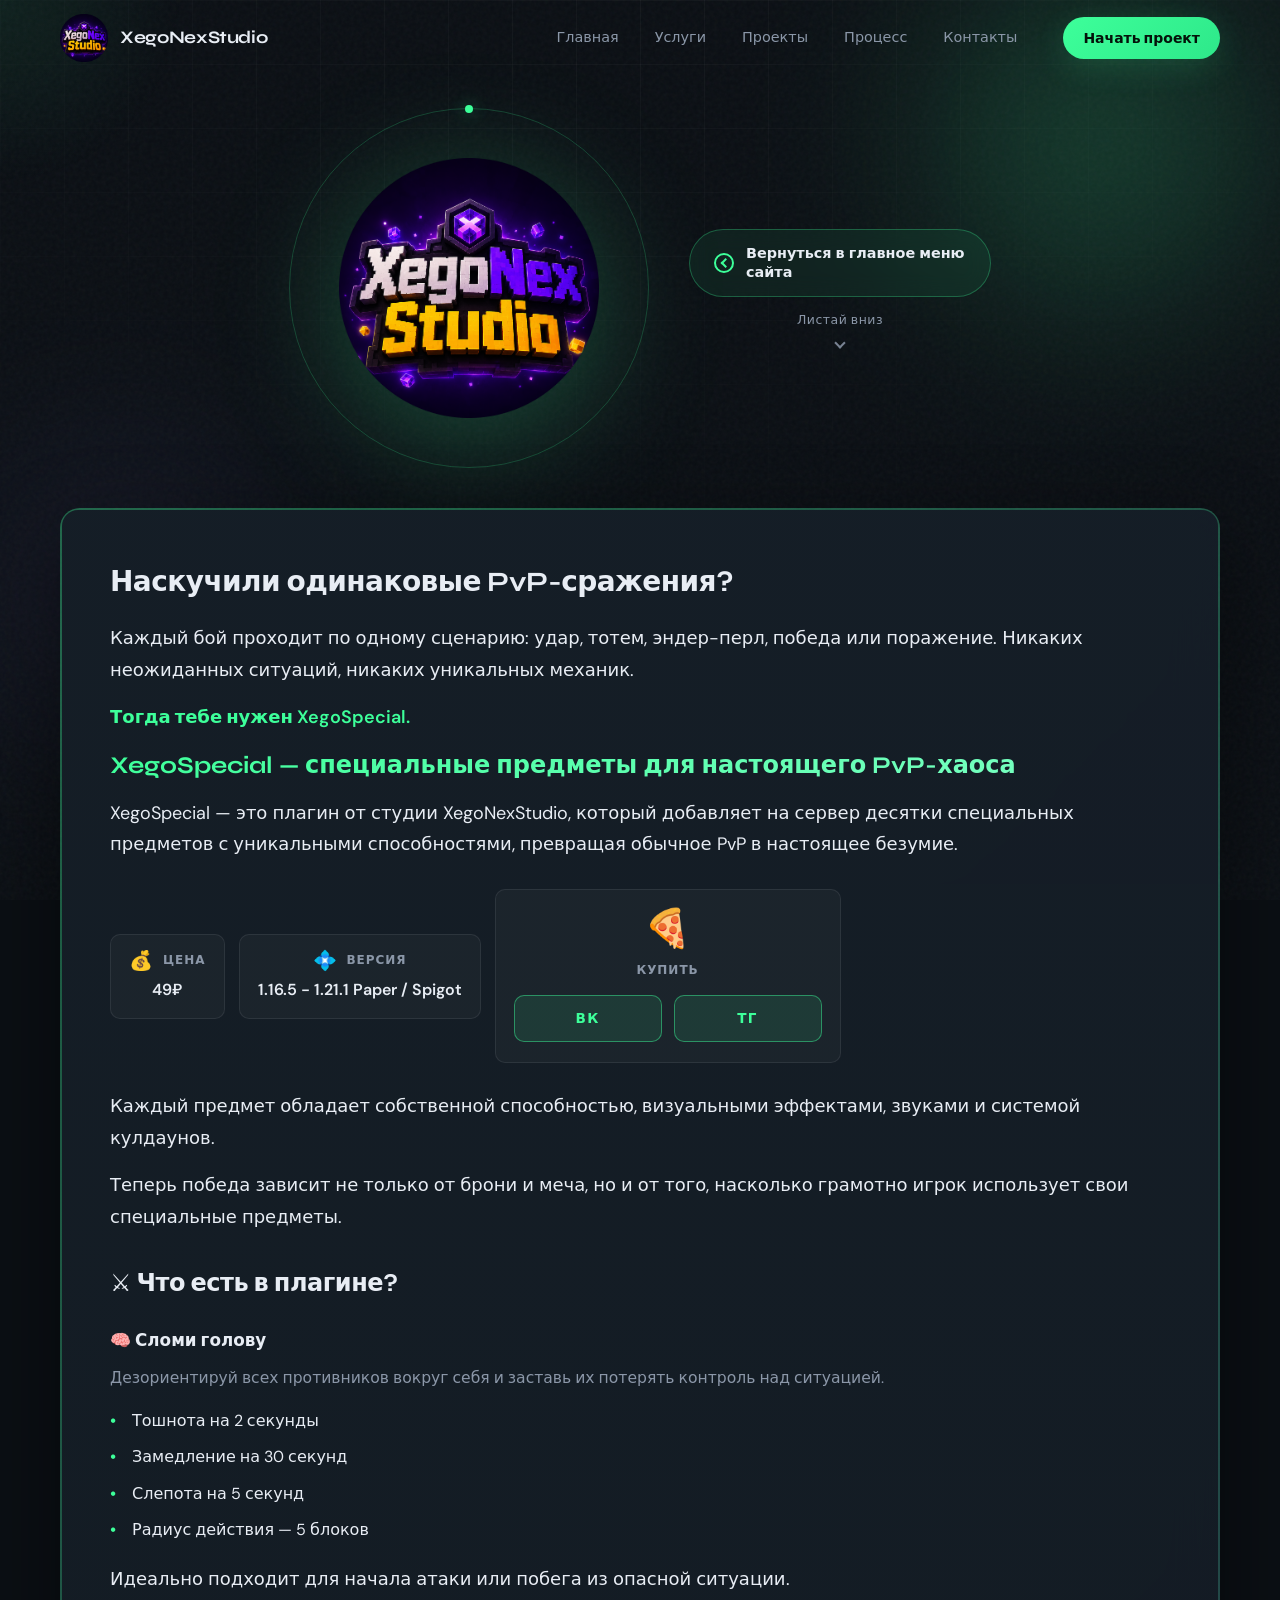
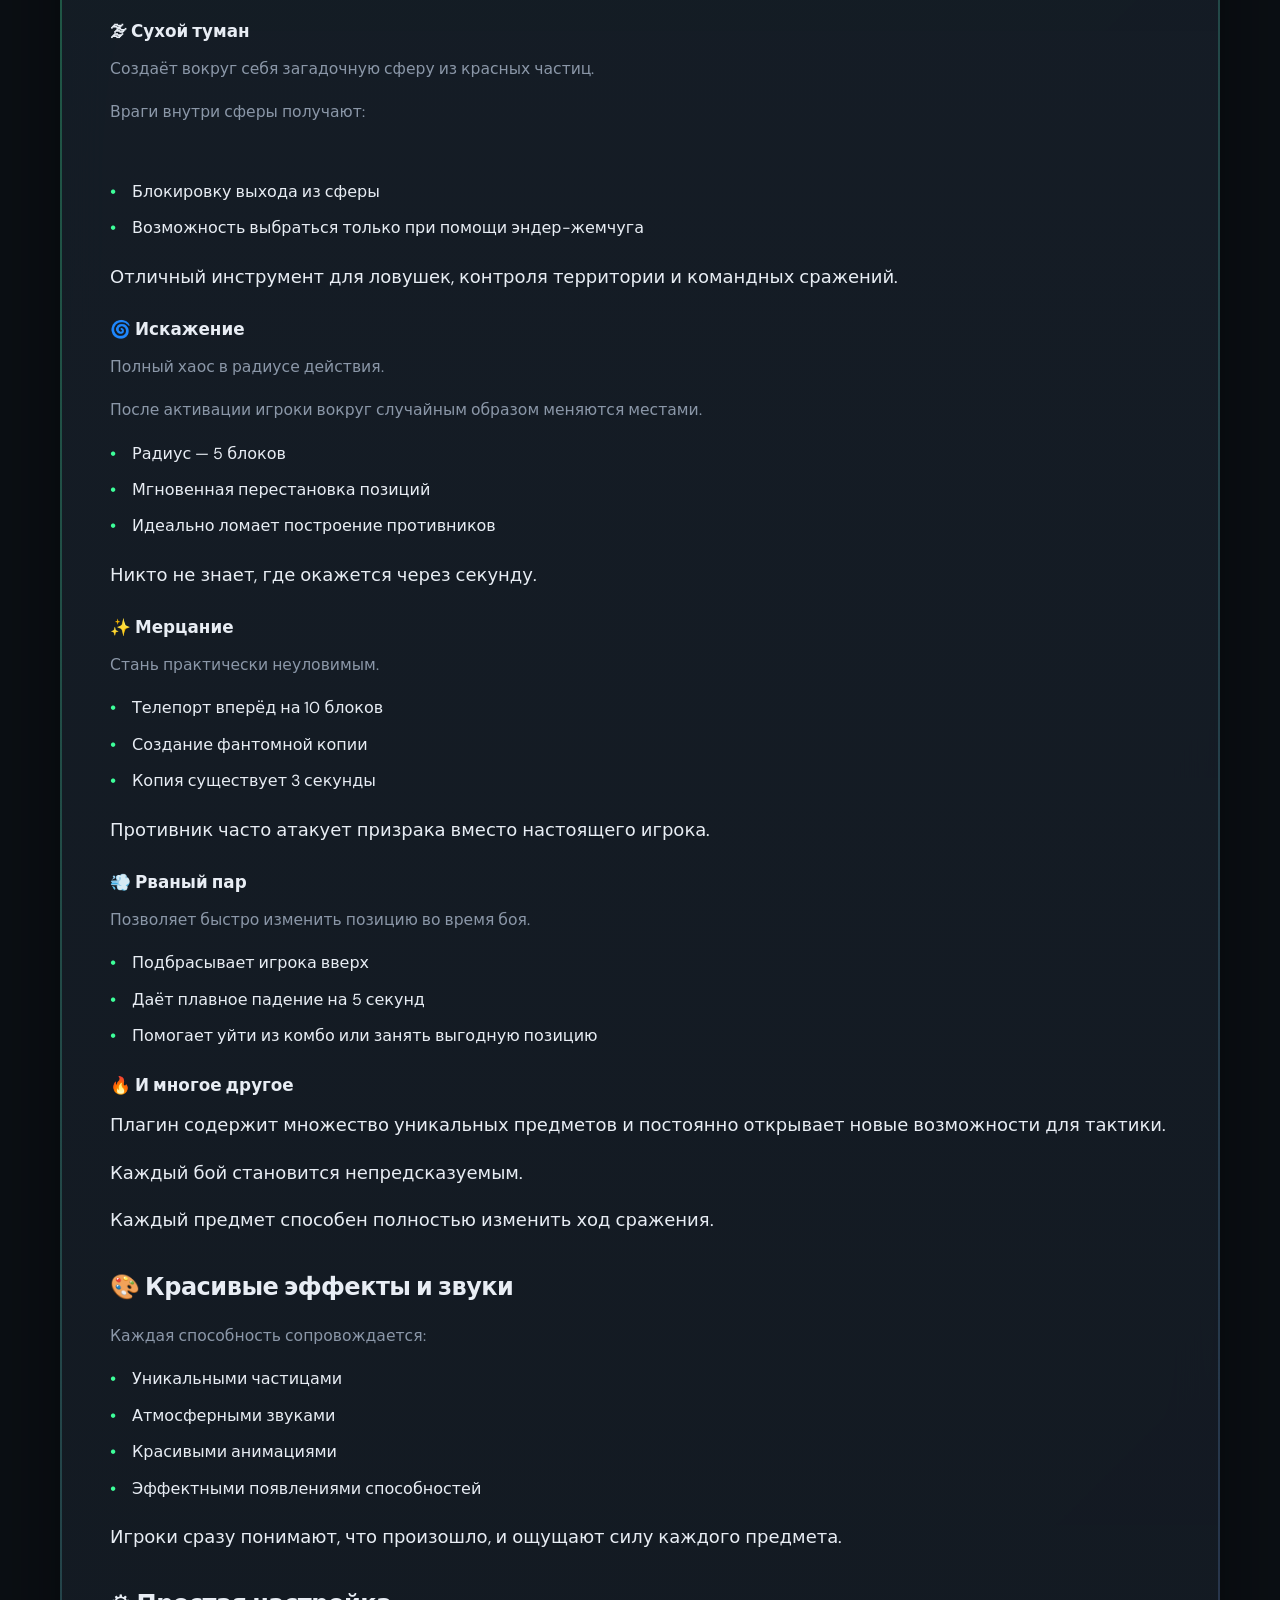
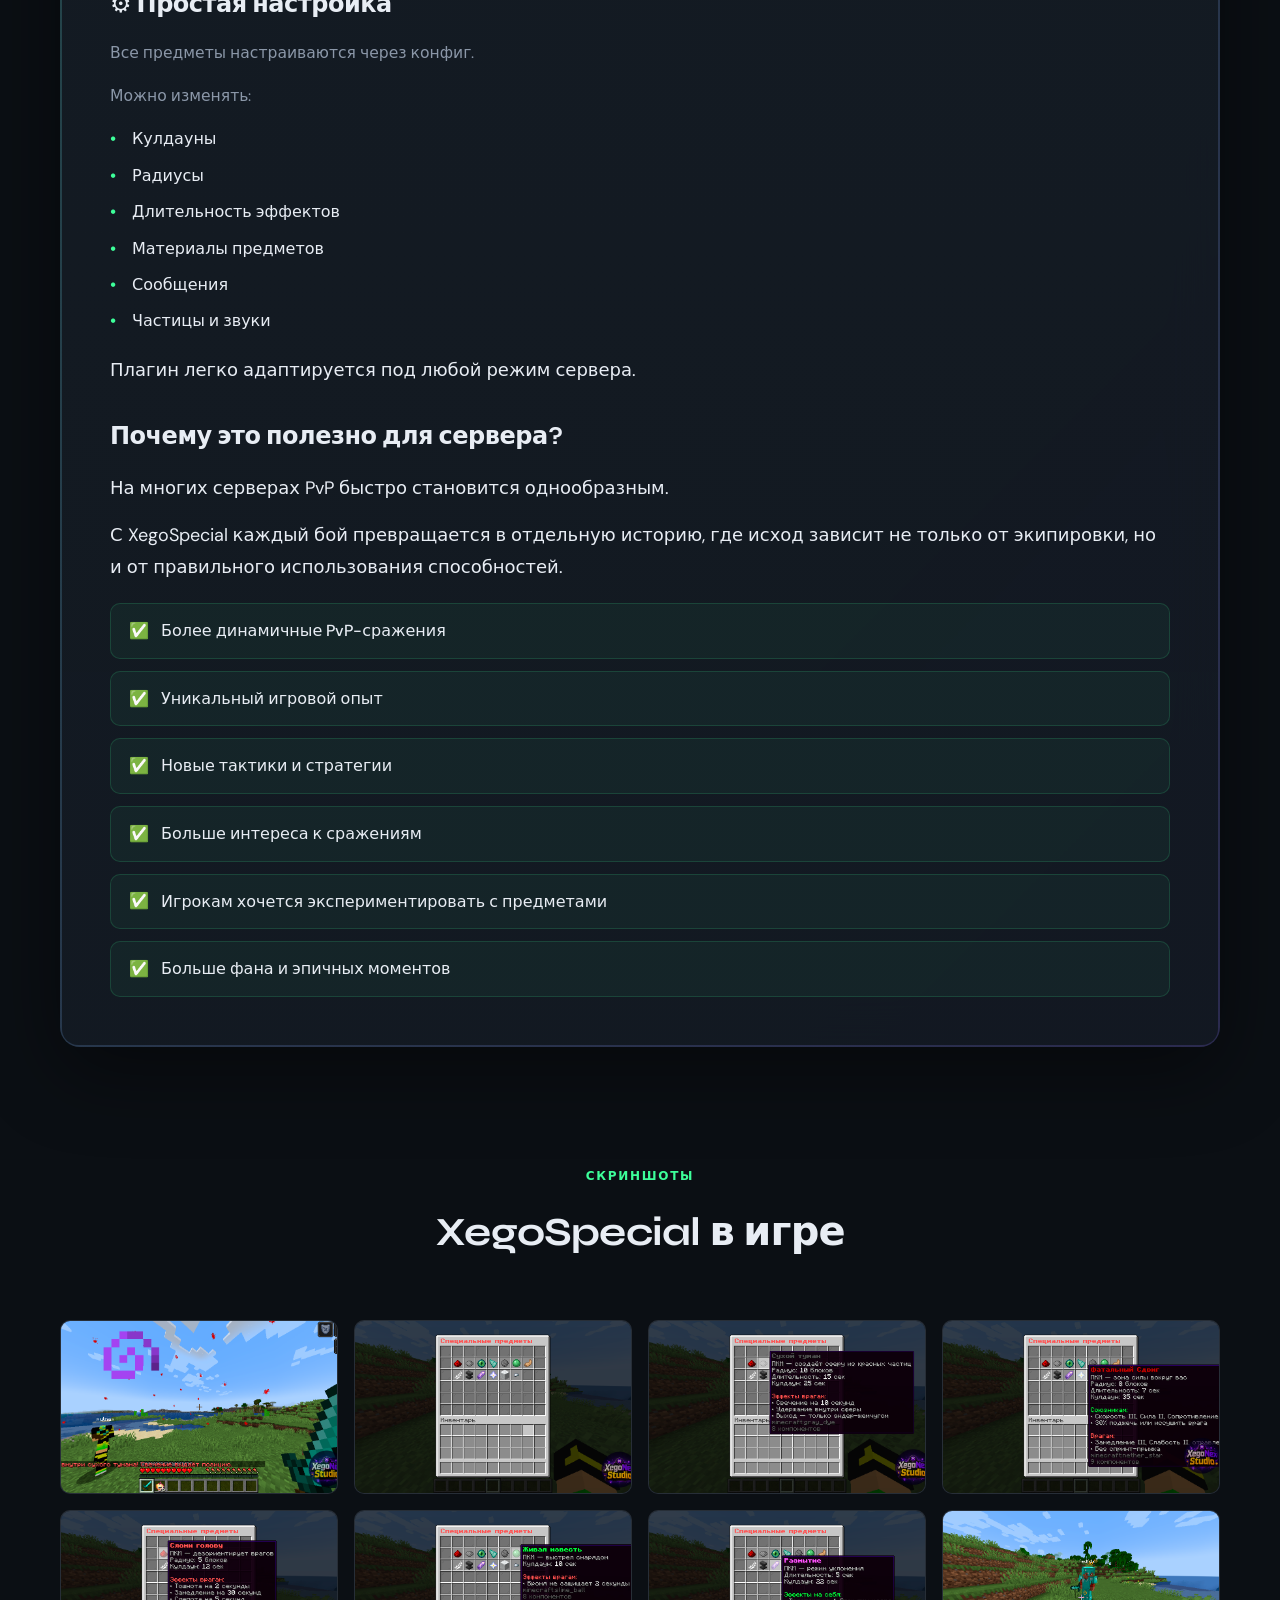
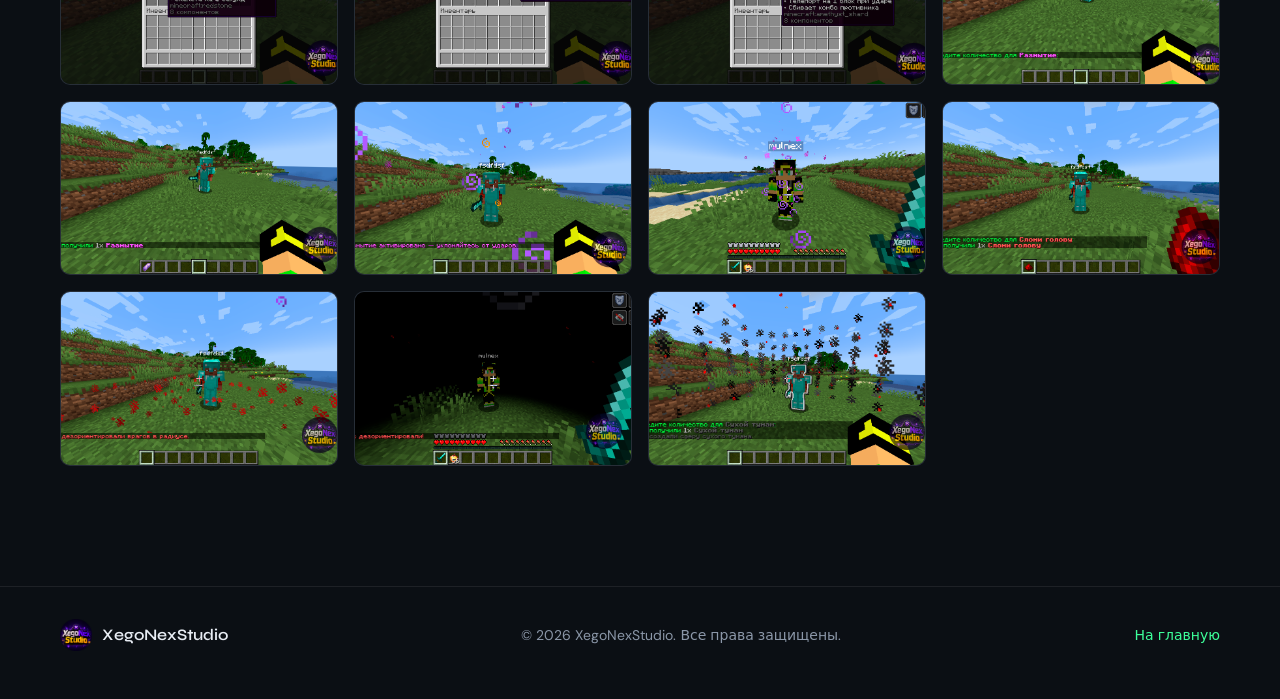
<file: site/src/public_html/xegospecial/index.html>
<!DOCTYPE html>
<html lang="ru">
<head>
<meta charset="UTF-8">
<meta name="viewport" content="width=device-width, initial-scale=1.0">
<meta name="description" content="XegoSpecial добавляет на сервер десятки специальных предметов с уникальными способностями, превращая обычное PvP в настоящее безумие.">
<meta name="theme-color" content="#0b0f14">
<meta property="og:title" content="XegoSpecial">
<meta property="og:description" content="XegoSpecial добавляет на сервер десятки специальных предметов с уникальными способностями, превращая обычное PvP в настоящее безумие.">
<meta property="og:image" content="../plugins/XegoSpecial (1).png">
<meta property="og:type" content="website">
<title>XegoSpecial — уникальные PvP-предметы</title>
<link rel="preconnect" href="https://fonts.googleapis.com">
<link rel="preconnect" href="https://fonts.gstatic.com" crossorigin>
<link rel="stylesheet" href="https://fonts.googleapis.com/css2?family=DM+Sans:ital,opsz,wght@0,9..40,400;0,9..40,500;0,9..40,600;1,9..40,400&family=Syne:wght@500;600;700;800&display=swap">
<link rel="stylesheet" href="../assets/css/main.css">
<link rel="icon" type="image/png" href="../assets/img/xegonex.png">
</head>
<body>
<div class="ambient" aria-hidden="true"><div class="ambient__orb ambient__orb--one"></div><div class="ambient__orb ambient__orb--two"></div><div class="ambient__grid"></div><div class="ambient__noise"></div></div><div class="cursor-glow" aria-hidden="true"></div>
<header class="header"><div class="header__inner container"><a href="../" class="brand"><img src="../assets/img/xegonex.png" alt="XegoNexStudio" class="brand__logo" width="48" height="48"><span class="brand__text">XegoNexStudio</span></a><nav class="nav" aria-label="Основная навигация"><a href="../#home" class="nav__link" data-nav="home">Главная</a><a href="../#services" class="nav__link" data-nav="services">Услуги</a><a href="../#projects" class="nav__link" data-nav="projects">Проекты</a><a href="../#process" class="nav__link" data-nav="process">Процесс</a><a href="../#contact" class="nav__link" data-nav="contact">Контакты</a></nav><a href="../#contact" class="btn btn--primary btn--sm header__cta">Начать проект</a><button class="burger" type="button" aria-label="Открыть меню" aria-expanded="false" data-burger="true"><span></span><span></span><span></span></button></div></header>
<div class="mobile-nav" data-mobile-nav="true" hidden><nav class="mobile-nav__panel"><a href="../#home" class="mobile-nav__link">Главная</a><a href="../#services" class="mobile-nav__link">Услуги</a><a href="../#projects" class="mobile-nav__link">Проекты</a><a href="../#process" class="mobile-nav__link">Процесс</a><a href="../#contact" class="mobile-nav__link">Контакты</a></nav></div>
<main class="spec-page" data-spec-page="true">
<section class="spec-hero section"><div class="container"><div class="spec-hero__bar reveal"><div class="hero__logo-wrap spec-hero__logo-wrap"><div class="hero__ring hero__ring--outer"></div><div class="hero__ring hero__ring--inner"></div><img src="../assets/img/xegonex.png" alt="XegoNexStudio" class="hero__logo" width="320" height="320"></div><div class="spec-hero__aside"><a href="../" class="spec-home-btn"><span class="spec-home-btn__icon" aria-hidden="true"></span><span class="spec-home-btn__text">Вернуться в главное меню сайта</span></a><a href="#spec-content" class="spec-scroll-hint"><span class="spec-scroll-hint__text">Листай вниз</span><span class="spec-scroll-hint__arrow" aria-hidden="true"></span></a></div></div></div></section>
<section class="spec-content section" id="spec-content"><div class="container"><div class="spec-frame reveal"><div class="spec-frame__glow" aria-hidden="true"></div><div class="spec-frame__inner"><p class="spec-line spec-line--hook reveal" style="--reveal-delay:0ms">Наскучили одинаковые PvP-сражения?</p><p class="spec-line reveal" style="--reveal-delay:80ms">Каждый бой проходит по одному сценарию: удар, тотем, эндер-перл, победа или поражение. Никаких неожиданных ситуаций, никаких уникальных механик.</p><p class="spec-line spec-line--accent reveal" style="--reveal-delay:160ms">Тогда тебе нужен XegoSpecial.</p><p class="spec-line spec-line--title reveal" style="--reveal-delay:240ms">XegoSpecial — специальные предметы для настоящего PvP-хаоса</p><p class="spec-line reveal" style="--reveal-delay:320ms">XegoSpecial — это плагин от студии XegoNexStudio, который добавляет на сервер десятки специальных предметов с уникальными способностями, превращая обычное PvP в настоящее безумие.</p><div class="spec-meta"><div class="spec-meta__item reveal" style="--reveal-delay:0ms"><div class="spec-meta__head"><span class="spec-meta__emoji">💰</span><span class="spec-meta__label">ЦЕНА</span></div><div class="spec-meta__body"><span class="spec-meta__value">49₽</span></div></div><div class="spec-meta__item reveal" style="--reveal-delay:180ms"><div class="spec-meta__head"><span class="spec-meta__emoji">💠</span><span class="spec-meta__label">Версия</span></div><div class="spec-meta__body"><span class="spec-meta__value">1.16.5 - 1.21.1 Paper / Spigot</span></div></div><div class="spec-meta__item spec-meta__item--download reveal" style="--reveal-delay:270ms"><div class="spec-meta__download"><span class="spec-meta__download-emoji">🍕</span><span class="spec-meta__label">Купить</span><div class="spec-meta__buy-row"><a href="https://vk.me/xegonexstudio" class="spec-meta__download-btn" target="_blank" rel="noopener noreferrer">ВК</a><a href="https://t.me/xegonexstudio?direct" class="spec-meta__download-btn" target="_blank" rel="noopener noreferrer">ТГ</a></div></div></div></div><p class="spec-line reveal" style="--reveal-delay:560ms">Каждый предмет обладает собственной способностью, визуальными эффектами, звуками и системой кулдаунов.</p><p class="spec-line reveal" style="--reveal-delay:640ms">Теперь победа зависит не только от брони и меча, но и от того, насколько грамотно игрок использует свои специальные предметы.</p><h2 class="spec-heading reveal" style="--reveal-delay:720ms">⚔️ Что есть в плагине?</h2><h3 class="spec-subheading reveal" style="--reveal-delay:760ms">🧠 Сломи голову</h3><p class="spec-line spec-line--muted reveal" style="--reveal-delay:800ms">Дезориентируй всех противников вокруг себя и заставь их потерять контроль над ситуацией.</p><ul class="spec-list"><li class="spec-list__item reveal" style="--reveal-delay:0ms">Тошнота на 2 секунды</li><li class="spec-list__item reveal" style="--reveal-delay:55ms">Замедление на 30 секунд</li><li class="spec-list__item reveal" style="--reveal-delay:110ms">Слепота на 5 секунд</li><li class="spec-list__item reveal" style="--reveal-delay:165ms">Радиус действия — 5 блоков</li></ul><p class="spec-line reveal" style="--reveal-delay:920ms">Идеально подходит для начала атаки или побега из опасной ситуации.</p><h3 class="spec-subheading reveal" style="--reveal-delay:1080ms">🌫 Сухой туман</h3><p class="spec-line spec-line--muted reveal" style="--reveal-delay:1120ms">Создаёт вокруг себя загадочную сферу из красных частиц.</p><p class="spec-line spec-line--muted reveal" style="--reveal-delay:1160ms">Враги внутри сферы получают:</p><ul class="spec-list"><li class="spec-list__item reveal" style="--reveal-delay:0ms">Свечение на 10 секунд</li><li class="spec-list__item reveal" style="--reveal-delay:55ms">Блокировку выхода из сферы</li><li class="spec-list__item reveal" style="--reveal-delay:110ms">Возможность выбраться только при помощи эндер-жемчуга</li></ul><p class="spec-line reveal" style="--reveal-delay:1240ms">Отличный инструмент для ловушек, контроля территории и командных сражений.</p><h3 class="spec-subheading reveal" style="--reveal-delay:1400ms">🌀 Искажение</h3><p class="spec-line spec-line--muted reveal" style="--reveal-delay:1440ms">Полный хаос в радиусе действия.</p><p class="spec-line spec-line--muted reveal" style="--reveal-delay:1480ms">После активации игроки вокруг случайным образом меняются местами.</p><ul class="spec-list"><li class="spec-list__item reveal" style="--reveal-delay:0ms">Радиус — 5 блоков</li><li class="spec-list__item reveal" style="--reveal-delay:55ms">Мгновенная перестановка позиций</li><li class="spec-list__item reveal" style="--reveal-delay:110ms">Идеально ломает построение противников</li></ul><p class="spec-line reveal" style="--reveal-delay:1560ms">Никто не знает, где окажется через секунду.</p><h3 class="spec-subheading reveal" style="--reveal-delay:1720ms">✨ Мерцание</h3><p class="spec-line spec-line--muted reveal" style="--reveal-delay:1760ms">Стань практически неуловимым.</p><ul class="spec-list"><li class="spec-list__item reveal" style="--reveal-delay:0ms">Телепорт вперёд на 10 блоков</li><li class="spec-list__item reveal" style="--reveal-delay:55ms">Создание фантомной копии</li><li class="spec-list__item reveal" style="--reveal-delay:110ms">Копия существует 3 секунды</li></ul><p class="spec-line reveal" style="--reveal-delay:1880ms">Противник часто атакует призрака вместо настоящего игрока.</p><h3 class="spec-subheading reveal" style="--reveal-delay:2040ms">💨 Рваный пар</h3><p class="spec-line spec-line--muted reveal" style="--reveal-delay:2080ms">Позволяет быстро изменить позицию во время боя.</p><ul class="spec-list"><li class="spec-list__item reveal" style="--reveal-delay:0ms">Подбрасывает игрока вверх</li><li class="spec-list__item reveal" style="--reveal-delay:55ms">Даёт плавное падение на 5 секунд</li><li class="spec-list__item reveal" style="--reveal-delay:110ms">Помогает уйти из комбо или занять выгодную позицию</li></ul><h3 class="spec-subheading reveal" style="--reveal-delay:2360ms">🔥 И многое другое</h3><p class="spec-line reveal" style="--reveal-delay:2400ms">Плагин содержит множество уникальных предметов и постоянно открывает новые возможности для тактики.</p><p class="spec-line reveal" style="--reveal-delay:2460ms">Каждый бой становится непредсказуемым.</p><p class="spec-line reveal" style="--reveal-delay:2520ms">Каждый предмет способен полностью изменить ход сражения.</p><h2 class="spec-heading reveal" style="--reveal-delay:2720ms">🎨 Красивые эффекты и звуки</h2><p class="spec-line spec-line--muted reveal" style="--reveal-delay:2780ms">Каждая способность сопровождается:</p><ul class="spec-list"><li class="spec-list__item reveal" style="--reveal-delay:0ms">Уникальными частицами</li><li class="spec-list__item reveal" style="--reveal-delay:55ms">Атмосферными звуками</li><li class="spec-list__item reveal" style="--reveal-delay:110ms">Красивыми анимациями</li><li class="spec-list__item reveal" style="--reveal-delay:165ms">Эффектными появлениями способностей</li></ul><p class="spec-line reveal" style="--reveal-delay:2860ms">Игроки сразу понимают, что произошло, и ощущают силу каждого предмета.</p><h2 class="spec-heading reveal" style="--reveal-delay:2920ms">⚙️ Простая настройка</h2><p class="spec-line spec-line--muted reveal" style="--reveal-delay:2980ms">Все предметы настраиваются через конфиг.</p><p class="spec-line spec-line--muted reveal" style="--reveal-delay:3040ms">Можно изменять:</p><ul class="spec-list"><li class="spec-list__item reveal" style="--reveal-delay:0ms">Кулдауны</li><li class="spec-list__item reveal" style="--reveal-delay:55ms">Радиусы</li><li class="spec-list__item reveal" style="--reveal-delay:110ms">Длительность эффектов</li><li class="spec-list__item reveal" style="--reveal-delay:165ms">Материалы предметов</li><li class="spec-list__item reveal" style="--reveal-delay:220ms">Сообщения</li><li class="spec-list__item reveal" style="--reveal-delay:275ms">Частицы и звуки</li></ul><p class="spec-line reveal" style="--reveal-delay:3120ms">Плагин легко адаптируется под любой режим сервера.</p><h2 class="spec-heading reveal" style="--reveal-delay:3180ms">Почему это полезно для сервера?</h2><p class="spec-line reveal" style="--reveal-delay:3240ms">На многих серверах PvP быстро становится однообразным.</p><p class="spec-line reveal" style="--reveal-delay:3300ms">С XegoSpecial каждый бой превращается в отдельную историю, где исход зависит не только от экипировки, но и от правильного использования способностей.</p><ul class="spec-checklist"><li class="spec-checklist__item reveal" style="--reveal-delay:0ms"><span class="spec-checklist__mark" aria-hidden="true">✅</span><span>Более динамичные PvP-сражения</span></li><li class="spec-checklist__item reveal" style="--reveal-delay:70ms"><span class="spec-checklist__mark" aria-hidden="true">✅</span><span>Уникальный игровой опыт</span></li><li class="spec-checklist__item reveal" style="--reveal-delay:140ms"><span class="spec-checklist__mark" aria-hidden="true">✅</span><span>Новые тактики и стратегии</span></li><li class="spec-checklist__item reveal" style="--reveal-delay:210ms"><span class="spec-checklist__mark" aria-hidden="true">✅</span><span>Больше интереса к сражениям</span></li><li class="spec-checklist__item reveal" style="--reveal-delay:280ms"><span class="spec-checklist__mark" aria-hidden="true">✅</span><span>Игрокам хочется экспериментировать с предметами</span></li><li class="spec-checklist__item reveal" style="--reveal-delay:350ms"><span class="spec-checklist__mark" aria-hidden="true">✅</span><span>Больше фана и эпичных моментов</span></li></ul></div></div></div></section>
<section class="spec-gallery section"><div class="container"><div class="section-head reveal"><p class="eyebrow">Скриншоты</p><h2 class="section-head__title">XegoSpecial в игре</h2></div><div class="spec-gallery__grid"><figure class="spec-gallery__item reveal project-card--gallery" style="--reveal-delay:0ms" data-project-gallery='["../plugins/XegoSpecial (1).png","../plugins/XegoSpecial (2).png","../plugins/XegoSpecial (3).png","../plugins/XegoSpecial (4).png","../plugins/XegoSpecial (5).png","../plugins/XegoSpecial (6).png","../plugins/XegoSpecial (7).png","../plugins/XegoSpecial (8).png","../plugins/XegoSpecial (9).png","../plugins/XegoSpecial (10).png","../plugins/XegoSpecial (11).png","../plugins/XegoSpecial (12).png","../plugins/XegoSpecial (13).png","../plugins/XegoSpecial (14).png","../plugins/XegoSpecial (15).png"]' data-project-title="XegoSpecial" tabindex="0" role="button"><img src="../plugins/XegoSpecial (1).png" alt="XegoSpecial — скриншот 1" class="spec-gallery__img" loading="eager"></figure><figure class="spec-gallery__item reveal project-card--gallery" style="--reveal-delay:60ms" data-project-gallery='["../plugins/XegoSpecial (1).png","../plugins/XegoSpecial (2).png","../plugins/XegoSpecial (3).png","../plugins/XegoSpecial (4).png","../plugins/XegoSpecial (5).png","../plugins/XegoSpecial (6).png","../plugins/XegoSpecial (7).png","../plugins/XegoSpecial (8).png","../plugins/XegoSpecial (9).png","../plugins/XegoSpecial (10).png","../plugins/XegoSpecial (11).png","../plugins/XegoSpecial (12).png","../plugins/XegoSpecial (13).png","../plugins/XegoSpecial (14).png","../plugins/XegoSpecial (15).png"]' data-project-title="XegoSpecial" tabindex="0" role="button"><img src="../plugins/XegoSpecial (2).png" alt="XegoSpecial — скриншот 2" class="spec-gallery__img" loading="eager"></figure><figure class="spec-gallery__item reveal project-card--gallery" style="--reveal-delay:120ms" data-project-gallery='["../plugins/XegoSpecial (1).png","../plugins/XegoSpecial (2).png","../plugins/XegoSpecial (3).png","../plugins/XegoSpecial (4).png","../plugins/XegoSpecial (5).png","../plugins/XegoSpecial (6).png","../plugins/XegoSpecial (7).png","../plugins/XegoSpecial (8).png","../plugins/XegoSpecial (9).png","../plugins/XegoSpecial (10).png","../plugins/XegoSpecial (11).png","../plugins/XegoSpecial (12).png","../plugins/XegoSpecial (13).png","../plugins/XegoSpecial (14).png","../plugins/XegoSpecial (15).png"]' data-project-title="XegoSpecial" tabindex="0" role="button"><img src="../plugins/XegoSpecial (3).png" alt="XegoSpecial — скриншот 3" class="spec-gallery__img" loading="eager"></figure><figure class="spec-gallery__item reveal project-card--gallery" style="--reveal-delay:180ms" data-project-gallery='["../plugins/XegoSpecial (1).png","../plugins/XegoSpecial (2).png","../plugins/XegoSpecial (3).png","../plugins/XegoSpecial (4).png","../plugins/XegoSpecial (5).png","../plugins/XegoSpecial (6).png","../plugins/XegoSpecial (7).png","../plugins/XegoSpecial (8).png","../plugins/XegoSpecial (9).png","../plugins/XegoSpecial (10).png","../plugins/XegoSpecial (11).png","../plugins/XegoSpecial (12).png","../plugins/XegoSpecial (13).png","../plugins/XegoSpecial (14).png","../plugins/XegoSpecial (15).png"]' data-project-title="XegoSpecial" tabindex="0" role="button"><img src="../plugins/XegoSpecial (4).png" alt="XegoSpecial — скриншот 4" class="spec-gallery__img" loading="eager"></figure><figure class="spec-gallery__item reveal project-card--gallery" style="--reveal-delay:240ms" data-project-gallery='["../plugins/XegoSpecial (1).png","../plugins/XegoSpecial (2).png","../plugins/XegoSpecial (3).png","../plugins/XegoSpecial (4).png","../plugins/XegoSpecial (5).png","../plugins/XegoSpecial (6).png","../plugins/XegoSpecial (7).png","../plugins/XegoSpecial (8).png","../plugins/XegoSpecial (9).png","../plugins/XegoSpecial (10).png","../plugins/XegoSpecial (11).png","../plugins/XegoSpecial (12).png","../plugins/XegoSpecial (13).png","../plugins/XegoSpecial (14).png","../plugins/XegoSpecial (15).png"]' data-project-title="XegoSpecial" tabindex="0" role="button"><img src="../plugins/XegoSpecial (5).png" alt="XegoSpecial — скриншот 5" class="spec-gallery__img" loading="lazy"></figure><figure class="spec-gallery__item reveal project-card--gallery" style="--reveal-delay:300ms" data-project-gallery='["../plugins/XegoSpecial (1).png","../plugins/XegoSpecial (2).png","../plugins/XegoSpecial (3).png","../plugins/XegoSpecial (4).png","../plugins/XegoSpecial (5).png","../plugins/XegoSpecial (6).png","../plugins/XegoSpecial (7).png","../plugins/XegoSpecial (8).png","../plugins/XegoSpecial (9).png","../plugins/XegoSpecial (10).png","../plugins/XegoSpecial (11).png","../plugins/XegoSpecial (12).png","../plugins/XegoSpecial (13).png","../plugins/XegoSpecial (14).png","../plugins/XegoSpecial (15).png"]' data-project-title="XegoSpecial" tabindex="0" role="button"><img src="../plugins/XegoSpecial (6).png" alt="XegoSpecial — скриншот 6" class="spec-gallery__img" loading="lazy"></figure><figure class="spec-gallery__item reveal project-card--gallery" style="--reveal-delay:360ms" data-project-gallery='["../plugins/XegoSpecial (1).png","../plugins/XegoSpecial (2).png","../plugins/XegoSpecial (3).png","../plugins/XegoSpecial (4).png","../plugins/XegoSpecial (5).png","../plugins/XegoSpecial (6).png","../plugins/XegoSpecial (7).png","../plugins/XegoSpecial (8).png","../plugins/XegoSpecial (9).png","../plugins/XegoSpecial (10).png","../plugins/XegoSpecial (11).png","../plugins/XegoSpecial (12).png","../plugins/XegoSpecial (13).png","../plugins/XegoSpecial (14).png","../plugins/XegoSpecial (15).png"]' data-project-title="XegoSpecial" tabindex="0" role="button"><img src="../plugins/XegoSpecial (7).png" alt="XegoSpecial — скриншот 7" class="spec-gallery__img" loading="lazy"></figure><figure class="spec-gallery__item reveal project-card--gallery" style="--reveal-delay:420ms" data-project-gallery='["../plugins/XegoSpecial (1).png","../plugins/XegoSpecial (2).png","../plugins/XegoSpecial (3).png","../plugins/XegoSpecial (4).png","../plugins/XegoSpecial (5).png","../plugins/XegoSpecial (6).png","../plugins/XegoSpecial (7).png","../plugins/XegoSpecial (8).png","../plugins/XegoSpecial (9).png","../plugins/XegoSpecial (10).png","../plugins/XegoSpecial (11).png","../plugins/XegoSpecial (12).png","../plugins/XegoSpecial (13).png","../plugins/XegoSpecial (14).png","../plugins/XegoSpecial (15).png"]' data-project-title="XegoSpecial" tabindex="0" role="button"><img src="../plugins/XegoSpecial (8).png" alt="XegoSpecial — скриншот 8" class="spec-gallery__img" loading="lazy"></figure><figure class="spec-gallery__item reveal project-card--gallery" style="--reveal-delay:480ms" data-project-gallery='["../plugins/XegoSpecial (1).png","../plugins/XegoSpecial (2).png","../plugins/XegoSpecial (3).png","../plugins/XegoSpecial (4).png","../plugins/XegoSpecial (5).png","../plugins/XegoSpecial (6).png","../plugins/XegoSpecial (7).png","../plugins/XegoSpecial (8).png","../plugins/XegoSpecial (9).png","../plugins/XegoSpecial (10).png","../plugins/XegoSpecial (11).png","../plugins/XegoSpecial (12).png","../plugins/XegoSpecial (13).png","../plugins/XegoSpecial (14).png","../plugins/XegoSpecial (15).png"]' data-project-title="XegoSpecial" tabindex="0" role="button"><img src="../plugins/XegoSpecial (9).png" alt="XegoSpecial — скриншот 9" class="spec-gallery__img" loading="lazy"></figure><figure class="spec-gallery__item reveal project-card--gallery" style="--reveal-delay:540ms" data-project-gallery='["../plugins/XegoSpecial (1).png","../plugins/XegoSpecial (2).png","../plugins/XegoSpecial (3).png","../plugins/XegoSpecial (4).png","../plugins/XegoSpecial (5).png","../plugins/XegoSpecial (6).png","../plugins/XegoSpecial (7).png","../plugins/XegoSpecial (8).png","../plugins/XegoSpecial (9).png","../plugins/XegoSpecial (10).png","../plugins/XegoSpecial (11).png","../plugins/XegoSpecial (12).png","../plugins/XegoSpecial (13).png","../plugins/XegoSpecial (14).png","../plugins/XegoSpecial (15).png"]' data-project-title="XegoSpecial" tabindex="0" role="button"><img src="../plugins/XegoSpecial (10).png" alt="XegoSpecial — скриншот 10" class="spec-gallery__img" loading="lazy"></figure><figure class="spec-gallery__item reveal project-card--gallery" style="--reveal-delay:600ms" data-project-gallery='["../plugins/XegoSpecial (1).png","../plugins/XegoSpecial (2).png","../plugins/XegoSpecial (3).png","../plugins/XegoSpecial (4).png","../plugins/XegoSpecial (5).png","../plugins/XegoSpecial (6).png","../plugins/XegoSpecial (7).png","../plugins/XegoSpecial (8).png","../plugins/XegoSpecial (9).png","../plugins/XegoSpecial (10).png","../plugins/XegoSpecial (11).png","../plugins/XegoSpecial (12).png","../plugins/XegoSpecial (13).png","../plugins/XegoSpecial (14).png","../plugins/XegoSpecial (15).png"]' data-project-title="XegoSpecial" tabindex="0" role="button"><img src="../plugins/XegoSpecial (11).png" alt="XegoSpecial — скриншот 11" class="spec-gallery__img" loading="lazy"></figure><figure class="spec-gallery__item reveal project-card--gallery" style="--reveal-delay:660ms" data-project-gallery='["../plugins/XegoSpecial (1).png","../plugins/XegoSpecial (2).png","../plugins/XegoSpecial (3).png","../plugins/XegoSpecial (4).png","../plugins/XegoSpecial (5).png","../plugins/XegoSpecial (6).png","../plugins/XegoSpecial (7).png","../plugins/XegoSpecial (8).png","../plugins/XegoSpecial (9).png","../plugins/XegoSpecial (10).png","../plugins/XegoSpecial (11).png","../plugins/XegoSpecial (12).png","../plugins/XegoSpecial (13).png","../plugins/XegoSpecial (14).png","../plugins/XegoSpecial (15).png"]' data-project-title="XegoSpecial" tabindex="0" role="button"><img src="../plugins/XegoSpecial (12).png" alt="XegoSpecial — скриншот 12" class="spec-gallery__img" loading="lazy"></figure><figure class="spec-gallery__item reveal project-card--gallery" style="--reveal-delay:720ms" data-project-gallery='["../plugins/XegoSpecial (1).png","../plugins/XegoSpecial (2).png","../plugins/XegoSpecial (3).png","../plugins/XegoSpecial (4).png","../plugins/XegoSpecial (5).png","../plugins/XegoSpecial (6).png","../plugins/XegoSpecial (7).png","../plugins/XegoSpecial (8).png","../plugins/XegoSpecial (9).png","../plugins/XegoSpecial (10).png","../plugins/XegoSpecial (11).png","../plugins/XegoSpecial (12).png","../plugins/XegoSpecial (13).png","../plugins/XegoSpecial (14).png","../plugins/XegoSpecial (15).png"]' data-project-title="XegoSpecial" tabindex="0" role="button"><img src="../plugins/XegoSpecial (13).png" alt="XegoSpecial — скриншот 13" class="spec-gallery__img" loading="lazy"></figure><figure class="spec-gallery__item reveal project-card--gallery" style="--reveal-delay:780ms" data-project-gallery='["../plugins/XegoSpecial (1).png","../plugins/XegoSpecial (2).png","../plugins/XegoSpecial (3).png","../plugins/XegoSpecial (4).png","../plugins/XegoSpecial (5).png","../plugins/XegoSpecial (6).png","../plugins/XegoSpecial (7).png","../plugins/XegoSpecial (8).png","../plugins/XegoSpecial (9).png","../plugins/XegoSpecial (10).png","../plugins/XegoSpecial (11).png","../plugins/XegoSpecial (12).png","../plugins/XegoSpecial (13).png","../plugins/XegoSpecial (14).png","../plugins/XegoSpecial (15).png"]' data-project-title="XegoSpecial" tabindex="0" role="button"><img src="../plugins/XegoSpecial (14).png" alt="XegoSpecial — скриншот 14" class="spec-gallery__img" loading="lazy"></figure><figure class="spec-gallery__item reveal project-card--gallery" style="--reveal-delay:840ms" data-project-gallery='["../plugins/XegoSpecial (1).png","../plugins/XegoSpecial (2).png","../plugins/XegoSpecial (3).png","../plugins/XegoSpecial (4).png","../plugins/XegoSpecial (5).png","../plugins/XegoSpecial (6).png","../plugins/XegoSpecial (7).png","../plugins/XegoSpecial (8).png","../plugins/XegoSpecial (9).png","../plugins/XegoSpecial (10).png","../plugins/XegoSpecial (11).png","../plugins/XegoSpecial (12).png","../plugins/XegoSpecial (13).png","../plugins/XegoSpecial (14).png","../plugins/XegoSpecial (15).png"]' data-project-title="XegoSpecial" tabindex="0" role="button"><img src="../plugins/XegoSpecial (15).png" alt="XegoSpecial — скриншот 15" class="spec-gallery__img" loading="lazy"></figure></div></div></section>
</main>
<footer class="footer"><div class="container footer__inner"><div class="footer__brand"><img src="../assets/img/xegonex.png" alt="" class="footer__logo" width="32" height="32" aria-hidden="true"><span>XegoNexStudio</span></div><p class="footer__copy">© 2026 XegoNexStudio. Все права защищены.</p><a href="../" class="footer__top">На главную</a></div></footer>
<div class="project-gallery" data-project-gallery-root="true" hidden aria-hidden="true"><div class="project-gallery__backdrop" data-gallery-backdrop="true"></div><div class="project-gallery__dialog" data-gallery-dialog="true" role="dialog" aria-modal="true"><div class="project-gallery__head"><h3 class="project-gallery__title" data-gallery-title="true"></h3><button type="button" class="project-gallery__close" data-gallery-close="true" aria-label="Закрыть"><span aria-hidden="true"></span><span aria-hidden="true"></span></button></div><div class="project-gallery__body"><div class="project-gallery__track" data-gallery-track="true"></div></div></div></div>
<script src="../assets/js/app.js" defer></script>
</body>
</html>
</file>
<file: site/src/public_html/assets/css/main.css>
:root {
  --bg: #0b0f14;
  --bg-elevated: #121820;
  --bg-card: #151c26;
  --border: rgba(255, 255, 255, 0.08);
  --text: #e8edf4;
  --text-muted: #8b97a8;
  --accent: #3dff9a;
  --accent-dim: rgba(61, 255, 154, 0.15);
  --accent-glow: rgba(61, 255, 154, 0.45);
  --violet: #8b7dff;
  --violet-dim: rgba(139, 125, 255, 0.2);
  --radius: 16px;
  --radius-sm: 10px;
  --shadow: 0 24px 80px rgba(0, 0, 0, 0.45);
  --font-display: "Syne", system-ui, sans-serif;
  --font-body: "DM Sans", system-ui, sans-serif;
  --header-h: 76px;
  --ease-out: cubic-bezier(0.22, 1, 0.36, 1);
  --ease-spring: cubic-bezier(0.34, 1.56, 0.64, 1);
}

*,
*::before,
*::after {
  box-sizing: border-box;
  margin: 0;
  padding: 0;
}

html {
  scroll-behavior: smooth;
  scroll-padding-top: calc(var(--header-h) + 20px);
}

body {
  font-family: var(--font-body);
  font-size: 16px;
  line-height: 1.6;
  color: var(--text);
  background: var(--bg);
  overflow-x: hidden;
  -webkit-font-smoothing: antialiased;
}

img {
  display: block;
  max-width: 100%;
  height: auto;
}

a {
  color: inherit;
  text-decoration: none;
}

button {
  font: inherit;
  border: none;
  background: none;
  cursor: pointer;
  color: inherit;
}

.container {
  width: min(1160px, calc(100% - 40px));
  margin-inline: auto;
}

.section {
  padding-block: clamp(72px, 10vw, 120px);
  position: relative;
}

.eyebrow {
  font-size: 0.75rem;
  font-weight: 600;
  letter-spacing: 0.14em;
  text-transform: uppercase;
  color: var(--accent);
  margin-bottom: 14px;
}

.text-gradient {
  background: linear-gradient(135deg, var(--accent) 0%, #7dffc4 40%, var(--violet) 100%);
  background-size: 200% auto;
  -webkit-background-clip: text;
  background-clip: text;
  color: transparent;
  animation: shimmer 6s ease infinite;
}

@keyframes shimmer {
  0%, 100% { background-position: 0% center; }
  50% { background-position: 100% center; }
}

.btn {
  display: inline-flex;
  align-items: center;
  justify-content: center;
  gap: 8px;
  padding: 14px 28px;
  border-radius: 999px;
  font-weight: 600;
  font-size: 0.95rem;
  transition: transform 0.35s var(--ease-out), box-shadow 0.35s var(--ease-out), background 0.35s ease, border-color 0.35s ease;
}

.btn--sm {
  padding: 10px 20px;
  font-size: 0.875rem;
}

.btn--primary {
  background: linear-gradient(135deg, var(--accent), #2ee88a);
  color: #04120a;
  box-shadow: 0 8px 32px var(--accent-dim);
}

.btn--primary:hover {
  transform: translateY(-2px);
  box-shadow: 0 12px 40px var(--accent-glow);
}

.btn--ghost {
  border: 1px solid var(--border);
  background: rgba(255, 255, 255, 0.03);
  backdrop-filter: blur(8px);
}

.btn--ghost:hover {
  border-color: rgba(61, 255, 154, 0.35);
  background: var(--accent-dim);
  transform: translateY(-2px);
}

.ambient {
  position: fixed;
  inset: 0;
  pointer-events: none;
  z-index: 0;
  overflow: hidden;
}

.ambient__orb {
  position: absolute;
  border-radius: 50%;
  filter: blur(80px);
  opacity: 0.55;
  animation: drift 18s ease-in-out infinite;
}

.ambient__orb--one {
  width: 520px;
  height: 520px;
  top: -120px;
  right: -80px;
  background: radial-gradient(circle, var(--accent-glow), transparent 70%);
}

.ambient__orb--two {
  width: 440px;
  height: 440px;
  bottom: 10%;
  left: -100px;
  background: radial-gradient(circle, var(--violet-dim), transparent 70%);
  animation-delay: -6s;
  animation-duration: 22s;
}

@keyframes drift {
  0%, 100% { transform: translate(0, 0) scale(1); }
  33% { transform: translate(30px, -20px) scale(1.05); }
  66% { transform: translate(-20px, 25px) scale(0.95); }
}

.ambient__grid {
  position: absolute;
  inset: 0;
  background-image:
    linear-gradient(rgba(255, 255, 255, 0.03) 1px, transparent 1px),
    linear-gradient(90deg, rgba(255, 255, 255, 0.03) 1px, transparent 1px);
  background-size: 64px 64px;
  mask-image: radial-gradient(ellipse 80% 60% at 50% 0%, black, transparent);
  animation: gridPulse 8s ease-in-out infinite;
}

@keyframes gridPulse {
  0%, 100% { opacity: 0.4; }
  50% { opacity: 0.7; }
}

.ambient__noise {
  position: absolute;
  inset: 0;
  opacity: 0.04;
  background-image: url("data:image/svg+xml,%3Csvg viewBox='0 0 256 256' xmlns='http://www.w3.org/2000/svg'%3E%3Cfilter id='n'%3E%3CfeTurbulence type='fractalNoise' baseFrequency='0.85' numOctaves='4' stitchTiles='stitch'/%3E%3C/filter%3E%3Crect width='100%25' height='100%25' filter='url(%23n)'/%3E%3C/svg%3E");
}

.cursor-glow {
  position: fixed;
  width: 400px;
  height: 400px;
  border-radius: 50%;
  background: radial-gradient(circle, rgba(61, 255, 154, 0.08), transparent 65%);
  pointer-events: none;
  z-index: 1;
  transform: translate(-50%, -50%);
  transition: opacity 0.3s ease;
  opacity: 0;
}

body.is-ready .cursor-glow {
  opacity: 1;
}

.header {
  position: fixed;
  top: 0;
  left: 0;
  right: 0;
  z-index: 100;
  height: var(--header-h);
  transition: background 0.4s ease, border-color 0.4s ease, backdrop-filter 0.4s ease;
}

.header.is-scrolled {
  background: rgba(11, 15, 20, 0.82);
  backdrop-filter: blur(16px);
  border-bottom: 1px solid var(--border);
}

.header__inner {
  display: flex;
  align-items: center;
  gap: 32px;
  height: 100%;
}

.brand {
  display: flex;
  align-items: center;
  gap: 12px;
  flex-shrink: 0;
}

.brand__logo {
  border-radius: 12px;
  transition: transform 0.5s var(--ease-spring), filter 0.5s ease;
}

.brand:hover .brand__logo {
  transform: rotate(-4deg) scale(1.05);
  filter: drop-shadow(0 0 12px var(--accent-glow));
}

.brand__text {
  font-family: var(--font-display);
  font-weight: 700;
  font-size: 1.1rem;
  letter-spacing: -0.02em;
}

.nav {
  display: flex;
  align-items: center;
  gap: 8px;
  margin-left: auto;
}

.nav__link {
  padding: 8px 14px;
  font-size: 0.9rem;
  font-weight: 500;
  color: var(--text-muted);
  border-radius: 999px;
  transition: color 0.3s ease, background 0.3s ease;
  position: relative;
}

.nav__link:hover,
.nav__link.is-active {
  color: var(--text);
  background: rgba(255, 255, 255, 0.05);
}

.header__cta {
  flex-shrink: 0;
}

.burger {
  display: none;
  flex-direction: column;
  justify-content: center;
  gap: 5px;
  width: 40px;
  height: 40px;
  padding: 8px;
  margin-left: auto;
}

.burger span {
  display: block;
  height: 2px;
  background: var(--text);
  border-radius: 2px;
  transition: transform 0.35s var(--ease-out), opacity 0.35s ease;
}

.burger.is-open span:nth-child(1) {
  transform: translateY(7px) rotate(45deg);
}

.burger.is-open span:nth-child(2) {
  opacity: 0;
}

.burger.is-open span:nth-child(3) {
  transform: translateY(-7px) rotate(-45deg);
}

.mobile-nav {
  position: fixed;
  inset: var(--header-h) 0 0 0;
  z-index: 99;
  background: rgba(11, 15, 20, 0.96);
  backdrop-filter: blur(20px);
  opacity: 0;
  visibility: hidden;
  transition: opacity 0.35s ease, visibility 0.35s ease;
}

.mobile-nav.is-open {
  opacity: 1;
  visibility: visible;
}

.mobile-nav__panel {
  display: flex;
  flex-direction: column;
  padding: 32px 24px;
  gap: 8px;
}

.mobile-nav__link {
  padding: 16px 20px;
  font-family: var(--font-display);
  font-size: 1.25rem;
  font-weight: 600;
  border-radius: var(--radius-sm);
  transform: translateX(-16px);
  opacity: 0;
  transition: transform 0.4s var(--ease-out), opacity 0.4s ease, background 0.3s ease;
}

.mobile-nav.is-open .mobile-nav__link {
  transform: translateX(0);
  opacity: 1;
}

.mobile-nav.is-open .mobile-nav__link:nth-child(1) { transition-delay: 0.05s; }
.mobile-nav.is-open .mobile-nav__link:nth-child(2) { transition-delay: 0.1s; }
.mobile-nav.is-open .mobile-nav__link:nth-child(3) { transition-delay: 0.15s; }
.mobile-nav.is-open .mobile-nav__link:nth-child(4) { transition-delay: 0.2s; }
.mobile-nav.is-open .mobile-nav__link:nth-child(5) { transition-delay: 0.25s; }

.mobile-nav__link:hover {
  background: var(--accent-dim);
}

main {
  position: relative;
  z-index: 2;
}

.hero {
  min-height: 100vh;
  display: flex;
  align-items: center;
  padding-top: var(--header-h);
}

.hero__grid {
  display: grid;
  grid-template-columns: 1fr 1fr;
  gap: 48px;
  align-items: center;
}

.hero__title {
  font-family: var(--font-display);
  font-size: clamp(2.4rem, 5vw, 3.75rem);
  font-weight: 800;
  line-height: 1.08;
  letter-spacing: -0.03em;
  margin-bottom: 20px;
}

.hero__lead {
  font-size: 1.125rem;
  color: var(--text-muted);
  max-width: 48ch;
  margin-bottom: 32px;
}

.hero__actions {
  display: flex;
  flex-wrap: wrap;
  gap: 14px;
}

.hero__visual {
  display: flex;
  flex-direction: column;
  align-items: center;
  gap: 24px;
}

.hero__logo-wrap {
  position: relative;
  width: min(360px, 80vw);
  aspect-ratio: 1;
  display: flex;
  align-items: center;
  justify-content: center;
}

.hero__logo {
  width: 72%;
  height: auto;
  position: relative;
  z-index: 2;
  animation: logoFloat 5s ease-in-out infinite;
  filter: drop-shadow(0 20px 60px rgba(61, 255, 154, 0.25));
}

@keyframes logoFloat {
  0%, 100% { transform: translateY(0); }
  50% { transform: translateY(-14px); }
}

.hero__ring {
  position: absolute;
  border-radius: 50%;
  border: 1px solid var(--border);
}

.hero__ring--outer {
  inset: 0;
  animation: ringSpin 24s linear infinite;
  border-color: rgba(61, 255, 154, 0.2);
}

.hero__ring--inner {
  inset: 18%;
  animation: ringSpin 16s linear infinite reverse;
  border-color: rgba(139, 125, 255, 0.25);
}

.hero__ring--outer::before,
.hero__ring--inner::before {
  content: "";
  position: absolute;
  width: 8px;
  height: 8px;
  border-radius: 50%;
  background: var(--accent);
  top: -4px;
  left: 50%;
  transform: translateX(-50%);
  box-shadow: 0 0 16px var(--accent-glow);
}

.hero__ring--inner::before {
  background: var(--violet);
  box-shadow: 0 0 16px var(--violet-dim);
}

@keyframes ringSpin {
  to { transform: rotate(360deg); }
}

.hero__badge {
  display: inline-flex;
  align-items: center;
  gap: 10px;
  padding: 10px 18px;
  border-radius: 999px;
  background: var(--bg-card);
  border: 1px solid var(--border);
  font-size: 0.875rem;
  font-weight: 500;
  animation: badgePulse 3s ease-in-out infinite;
}

@keyframes badgePulse {
  0%, 100% { box-shadow: 0 0 0 0 var(--accent-dim); }
  50% { box-shadow: 0 0 0 8px transparent; }
}

.hero__badge-dot {
  width: 8px;
  height: 8px;
  border-radius: 50%;
  background: var(--accent);
  animation: dotBlink 2s ease infinite;
}

@keyframes dotBlink {
  0%, 100% { opacity: 1; }
  50% { opacity: 0.4; }
}

.flow-section {
  padding-block: clamp(28px, 4vw, 48px);
}

.flow {
  position: relative;
  height: 88px;
  display: flex;
  align-items: center;
  justify-content: center;
}

.flow__line {
  position: absolute;
  inset-inline: 0;
  top: 50%;
  height: 1px;
  transform: translateY(-50%);
  background: linear-gradient(
    90deg,
    transparent,
    rgba(255, 255, 255, 0.06) 12%,
    rgba(255, 255, 255, 0.06) 88%,
    transparent
  );
  overflow: hidden;
}

.flow__glow {
  position: absolute;
  top: -1px;
  left: -40%;
  width: 40%;
  height: 3px;
  background: linear-gradient(90deg, transparent, var(--accent-glow), transparent);
  opacity: 0;
  filter: blur(2px);
}

.flow.is-live .flow__glow {
  animation: flowGlow 4.8s ease-in-out infinite;
}

.flow__dot {
  position: absolute;
  top: 50%;
  width: 6px;
  height: 6px;
  border-radius: 50%;
  transform: translate(-50%, -50%);
  opacity: 0;
}

.flow__dot--a {
  background: var(--accent);
  box-shadow: 0 0 14px var(--accent-glow);
}

.flow__dot--b {
  background: var(--violet);
  box-shadow: 0 0 14px rgba(139, 125, 255, 0.5);
}

.flow.is-live .flow__dot--a {
  animation: flowDotA 3.6s linear infinite;
}

.flow.is-live .flow__dot--b {
  animation: flowDotB 5.2s linear infinite;
}

.flow__ticks {
  position: absolute;
  inset: 0;
  display: flex;
  align-items: center;
  justify-content: space-between;
  padding-inline: 4%;
  pointer-events: none;
}

.flow__tick {
  width: 3px;
  height: 3px;
  border-radius: 50%;
  background: rgba(255, 255, 255, 0.14);
  transform: scale(0.6);
  opacity: 0.35;
}

.flow.is-live .flow__tick {
  animation: flowTick 3.6s ease-in-out infinite;
}

.flow.is-live .flow__tick:nth-child(1) { animation-delay: 0s; }
.flow.is-live .flow__tick:nth-child(2) { animation-delay: 0.15s; }
.flow.is-live .flow__tick:nth-child(3) { animation-delay: 0.3s; }
.flow.is-live .flow__tick:nth-child(4) { animation-delay: 0.45s; }
.flow.is-live .flow__tick:nth-child(5) { animation-delay: 0.6s; }
.flow.is-live .flow__tick:nth-child(6) { animation-delay: 0.75s; }
.flow.is-live .flow__tick:nth-child(7) { animation-delay: 0.9s; }
.flow.is-live .flow__tick:nth-child(8) { animation-delay: 1.05s; }
.flow.is-live .flow__tick:nth-child(9) { animation-delay: 1.2s; }

.flow__core {
  position: relative;
  z-index: 2;
  width: 14px;
  height: 14px;
  display: flex;
  align-items: center;
  justify-content: center;
}

.flow__diamond {
  width: 8px;
  height: 8px;
  background: linear-gradient(135deg, var(--accent), var(--violet));
  transform: rotate(45deg);
  border-radius: 2px;
  box-shadow: 0 0 20px var(--accent-glow);
}

.flow.is-live .flow__diamond {
  animation: flowDiamond 3s ease-in-out infinite;
}

.flow__ring {
  position: absolute;
  border-radius: 50%;
  border: 1px solid rgba(61, 255, 154, 0.25);
  opacity: 0;
}

.flow__ring--one {
  inset: -10px;
}

.flow__ring--two {
  inset: -18px;
  border-color: rgba(139, 125, 255, 0.2);
}

.flow.is-live .flow__ring--one {
  animation: flowRing 3s ease-out infinite;
}

.flow.is-live .flow__ring--two {
  animation: flowRing 3s ease-out infinite 1.5s;
}

@keyframes flowGlow {
  0% {
    left: -40%;
    opacity: 0;
  }
  10% {
    opacity: 1;
  }
  90% {
    opacity: 1;
  }
  100% {
    left: 100%;
    opacity: 0;
  }
}

@keyframes flowDotA {
  0% {
    left: 0%;
    opacity: 0;
  }
  8% {
    opacity: 1;
  }
  92% {
    opacity: 1;
  }
  100% {
    left: 100%;
    opacity: 0;
  }
}

@keyframes flowDotB {
  0% {
    left: 100%;
    opacity: 0;
  }
  8% {
    opacity: 0.85;
  }
  92% {
    opacity: 0.85;
  }
  100% {
    left: 0%;
    opacity: 0;
  }
}

@keyframes flowTick {
  0%, 100% {
    transform: scale(0.6);
    opacity: 0.35;
    background: rgba(255, 255, 255, 0.14);
  }
  50% {
    transform: scale(1.2);
    opacity: 1;
    background: var(--accent);
    box-shadow: 0 0 10px var(--accent-dim);
  }
}

@keyframes flowDiamond {
  0%, 100% {
    transform: rotate(45deg) scale(1);
  }
  50% {
    transform: rotate(45deg) scale(1.15);
  }
}

@keyframes flowRing {
  0% {
    transform: scale(0.6);
    opacity: 0.8;
  }
  100% {
    transform: scale(1.6);
    opacity: 0;
  }
}

.section-head {
  text-align: center;
  max-width: 640px;
  margin: 0 auto 56px;
}

.section-head__title {
  font-family: var(--font-display);
  font-size: clamp(1.75rem, 3.5vw, 2.5rem);
  font-weight: 700;
  letter-spacing: -0.02em;
  margin-bottom: 14px;
}

.section-head__text {
  color: var(--text-muted);
  font-size: 1.05rem;
}

.section-head__meta {
  display: flex;
  align-items: center;
  justify-content: center;
  flex-wrap: wrap;
  gap: 16px 28px;
  margin-top: 4px;
}

.section-head__author {
  margin: 0;
}

.works-counter {
  display: inline-flex;
  align-items: baseline;
  gap: 10px;
  padding: 10px 18px;
  border-radius: 999px;
  background: rgba(61, 255, 154, 0.06);
  border: 1px solid rgba(61, 255, 154, 0.16);
}

.works-counter__label {
  font-size: 0.875rem;
  font-weight: 500;
  color: var(--text-muted);
  letter-spacing: 0.02em;
  align-self: center;
  transform: translateY(-1px);
}

.works-counter__value {
  font-family: var(--font-display);
  font-size: clamp(1.75rem, 3vw, 2.25rem);
  font-weight: 800;
  line-height: 1;
  letter-spacing: -0.03em;
  background: linear-gradient(135deg, #5dffa8 0%, var(--accent) 45%, #0d7a45 100%);
  background-size: 220% auto;
  -webkit-background-clip: text;
  background-clip: text;
  color: transparent;
  animation: worksShimmer 4s ease-in-out infinite;
  font-variant-numeric: tabular-nums;
}

@keyframes worksShimmer {
  0%, 100% { background-position: 0% center; }
  50% { background-position: 100% center; }
}

.projects-more {
  padding-block: 0 clamp(36px, 5vw, 56px);
  margin-top: -24px;
}

.projects-more__text {
  position: relative;
  display: flex;
  align-items: center;
  justify-content: center;
  gap: 20px;
  font-family: var(--font-display);
  font-size: clamp(1rem, 2vw, 1.2rem);
  font-weight: 600;
  font-style: italic;
  letter-spacing: 0.04em;
  color: var(--text-muted);
  text-align: center;
}

.projects-more__text::before,
.projects-more__text::after {
  content: "";
  flex: 1 1 48px;
  max-width: 120px;
  height: 1px;
  background: linear-gradient(90deg, transparent, rgba(61, 255, 154, 0.35), transparent);
}

.services__grid {
  display: grid;
  grid-template-columns: repeat(3, 1fr);
  gap: 20px;
}

.services-tabs {
  display: flex;
  flex-direction: column;
  gap: 32px;
}

.services-tabs__nav {
  display: flex;
  flex-wrap: wrap;
  justify-content: center;
  gap: 10px;
  padding: 6px;
  border-radius: 999px;
  background: rgba(255, 255, 255, 0.03);
  border: 1px solid var(--border);
  width: fit-content;
  margin-inline: auto;
}

.services-tabs__btn {
  position: relative;
  padding: 12px 24px;
  border-radius: 999px;
  font-family: var(--font-display);
  font-size: 0.95rem;
  font-weight: 600;
  color: var(--text-muted);
  transition: color 0.35s ease, transform 0.35s var(--ease-out);
}

.services-tabs__btn::before {
  content: "";
  position: absolute;
  inset: 0;
  border-radius: inherit;
  background: linear-gradient(135deg, var(--accent-dim), var(--violet-dim));
  opacity: 0;
  transform: scale(0.92);
  transition: opacity 0.35s ease, transform 0.35s var(--ease-spring);
  z-index: -1;
}

.services-tabs__btn:hover {
  color: var(--text);
  transform: translateY(-1px);
}

.services-tabs__btn.is-active {
  color: var(--text);
}

.services-tabs__btn.is-active::before {
  opacity: 1;
  transform: scale(1);
}

.services-tabs__panels {
  position: relative;
  min-height: 420px;
}

.services-tabs__panel {
  opacity: 0;
  transform: translateY(18px);
  transition: opacity 0.35s var(--ease-out), transform 0.35s var(--ease-out);
  pointer-events: none;
}

.services-tabs__panel.is-active {
  opacity: 1;
  transform: translateY(0);
  pointer-events: auto;
}

.services-tabs__panel.is-leaving {
  position: absolute;
  inset: 0;
  opacity: 0;
  transform: translateY(-12px);
}

.services-tabs__panel .service-card {
  opacity: 0;
  transform: translateY(20px);
  transition: opacity 0.45s var(--ease-out), transform 0.45s var(--ease-out), border-color 0.45s ease, box-shadow 0.45s ease;
  transition-delay: var(--card-delay, 0ms);
}

.services-tabs__panel.is-active .service-card.is-shown {
  opacity: 1;
  transform: translateY(0);
}

.service-card {
  padding: 32px 28px;
  border-radius: var(--radius);
  background: linear-gradient(160deg, var(--bg-card), rgba(21, 28, 38, 0.6));
  border: 1px solid var(--border);
  transition: transform 0.45s var(--ease-out), border-color 0.45s ease, box-shadow 0.45s ease;
}

.service-card:hover {
  transform: translateY(-8px);
  border-color: rgba(61, 255, 154, 0.3);
  box-shadow: 0 20px 60px rgba(0, 0, 0, 0.35);
}

.service-card__icon {
  width: 48px;
  height: 48px;
  border-radius: 14px;
  background: var(--accent-dim);
  margin-bottom: 20px;
  display: flex;
  align-items: center;
  justify-content: center;
  position: relative;
  transition: transform 0.4s var(--ease-spring);
}

.service-card:hover .service-card__icon {
  transform: scale(1.1) rotate(-4deg);
}

.service-card__icon::after {
  content: "";
  width: 20px;
  height: 20px;
  background: var(--accent);
  mask-size: contain;
  mask-repeat: no-repeat;
  mask-position: center;
}

.service-card__icon[data-icon="plugin"]::after {
  mask-image: url("data:image/svg+xml,%3Csvg xmlns='http://www.w3.org/2000/svg' viewBox='0 0 24 24' fill='black'%3E%3Cpath d='M12 2L2 7v10l10 5 10-5V7L12 2zm0 2.18l8 4v8.64l-8 4-8-4V8.18l8-4zM7 11v2h2v-2H7zm4 0v2h2v-2h-2zm4 0v2h2v-2h-2z'/%3E%3C/svg%3E");
}

.service-card__icon[data-icon="economy"]::after {
  mask-image: url("data:image/svg+xml,%3Csvg xmlns='http://www.w3.org/2000/svg' viewBox='0 0 24 24' fill='black'%3E%3Cpath d='M12 2C6.48 2 2 6.48 2 12s4.48 10 10 10 10-4.48 10-10S17.52 2 12 2zm1 17h-2v-2h2v2zm0-4h-2V7h2v8z'/%3E%3C/svg%3E");
}

.service-card__icon[data-icon="pvp"]::after {
  mask-image: url("data:image/svg+xml,%3Csvg xmlns='http://www.w3.org/2000/svg' viewBox='0 0 24 24' fill='black'%3E%3Cpath d='M6.92 5H5l9 9 1-1-3.09-3.09L6.92 5zM17.5 2.5L14 6l3.5 3.5 1.5-1.5L17 6l2-2-1.5-1.5z'/%3E%3C/svg%3E");
}

.service-card__icon[data-icon="api"]::after {
  mask-image: url("data:image/svg+xml,%3Csvg xmlns='http://www.w3.org/2000/svg' viewBox='0 0 24 24' fill='black'%3E%3Cpath d='M4 6h16v2H4V6zm0 5h16v2H4v-2zm0 5h10v2H4v-2z'/%3E%3C/svg%3E");
}

.service-card__icon[data-icon="optimize"]::after {
  mask-image: url("data:image/svg+xml,%3Csvg xmlns='http://www.w3.org/2000/svg' viewBox='0 0 24 24' fill='black'%3E%3Cpath d='M13 2.05v2.02c3.39.49 6 3.39 6 6.92 0 .9-.18 1.75-.48 2.54l1.46 1.46C20.43 13.74 21 12.41 21 11c0-4.97-4.03-9-9-8.95zM12 19c-3.87 0-7-3.13-7-7 0-3.07 1.94-5.68 4.65-6.69V4.04C5.83 5.18 3 8.65 3 12c0 4.97 4.03 9 9 9v-2z'/%3E%3C/svg%3E");
}

.service-card__icon[data-icon="support"]::after {
  mask-image: url("data:image/svg+xml,%3Csvg xmlns='http://www.w3.org/2000/svg' viewBox='0 0 24 24' fill='black'%3E%3Cpath d='M12 1L3 5v6c0 5.55 3.84 10.74 9 12 5.16-1.26 9-6.45 9-12V5l-9-4zm0 2.18l7 3.12V11c0 4.52-3.07 8.74-7 9.93C8.07 19.74 5 15.52 5 11V6.3l7-3.12z'/%3E%3C/svg%3E");
}

.service-card__icon[data-icon="pack"]::after {
  mask-image: url("data:image/svg+xml,%3Csvg xmlns='http://www.w3.org/2000/svg' viewBox='0 0 24 24' fill='black'%3E%3Cpath d='M21 8.5l-9-5-9 5 9 5 9-5zm0 2.73l-9 5-9-5V17l9 5 9-5v-5.77z'/%3E%3C/svg%3E");
}

.service-card__icon[data-icon="mod"]::after {
  mask-image: url("data:image/svg+xml,%3Csvg xmlns='http://www.w3.org/2000/svg' viewBox='0 0 24 24' fill='black'%3E%3Cpath d='M4 6h16v4H4V6zm0 6h10v4H4v-4zm12 0h4v4h-4v-4z'/%3E%3C/svg%3E");
}

.service-card__icon[data-icon="config"]::after {
  mask-image: url("data:image/svg+xml,%3Csvg xmlns='http://www.w3.org/2000/svg' viewBox='0 0 24 24' fill='black'%3E%3Cpath d='M3 17.25V21h3.75L17.81 9.94l-3.75-3.75L3 17.25zM20.71 7.04a1 1 0 000-1.41l-2.34-2.34a1 1 0 00-1.41 0l-1.83 1.83 3.75 3.75 1.83-1.83z'/%3E%3C/svg%3E");
}

.service-card__icon[data-icon="network"]::after {
  mask-image: url("data:image/svg+xml,%3Csvg xmlns='http://www.w3.org/2000/svg' viewBox='0 0 24 24' fill='black'%3E%3Cpath d='M12 2C6.48 2 2 6.48 2 12s4.48 10 10 10 10-4.48 10-10S17.52 2 12 2zm-1 17.93V18h2v1.93A8.001 8.001 0 0012 4v2h2V4.07A8.001 8.001 0 0111 19.93z'/%3E%3C/svg%3E");
}

.service-card__icon[data-icon="deploy"]::after {
  mask-image: url("data:image/svg+xml,%3Csvg xmlns='http://www.w3.org/2000/svg' viewBox='0 0 24 24' fill='black'%3E%3Cpath d='M19 9h-4V3H9v6H5l7 7 7-7zM5 18v2h14v-2H5z'/%3E%3C/svg%3E");
}

.service-card__icon[data-icon="tune"]::after {
  mask-image: url("data:image/svg+xml,%3Csvg xmlns='http://www.w3.org/2000/svg' viewBox='0 0 24 24' fill='black'%3E%3Cpath d='M3 17v2h6v-2H3zM3 5v2h10V5H3zm10 16v-2h8v-2h-8v-2h-2v6h2zM7 9v2H3v2h4v2h2V9H7zm14 4v-2H11v2h10zm-6-4h2V7h4V5h-4V3h-2v6z'/%3E%3C/svg%3E");
}

.service-card__icon[data-icon="web"]::after {
  mask-image: url("data:image/svg+xml,%3Csvg xmlns='http://www.w3.org/2000/svg' viewBox='0 0 24 24' fill='black'%3E%3Cpath d='M12 2C6.48 2 2 6.48 2 12s4.48 10 10 10 10-4.48 10-10S17.52 2 12 2zm-1 17.93c-3.94-.49-7-3.85-7-7.93 0-.62.08-1.21.21-1.79L9 15v1c0 1.1.9 2 2 2v1.93zm6.9-2.54c-.26-.81-1-1.39-1.9-1.39h-1v-3c0-.55-.45-1-1-1H8v-2h2c.55 0 1-.45 1-1V7h2c1.1 0 2-.9 2-2v-.41c2.93 1.19 5 4.06 5 7.41 0 2.08-.8 3.97-2.1 5.39z'/%3E%3C/svg%3E");
}

.service-card__icon[data-icon="rcon"]::after {
  mask-image: url("data:image/svg+xml,%3Csvg xmlns='http://www.w3.org/2000/svg' viewBox='0 0 24 24' fill='black'%3E%3Cpath d='M20 4H4c-1.1 0-2 .9-2 2v12c0 1.1.9 2 2 2h16c1.1 0 2-.9 2-2V6c0-1.1-.9-2-2-2zm0 4l-8 5-8-5V6l8 5 8-5v2z'/%3E%3C/svg%3E");
}

.service-card__icon[data-icon="portal"]::after {
  mask-image: url("data:image/svg+xml,%3Csvg xmlns='http://www.w3.org/2000/svg' viewBox='0 0 24 24' fill='black'%3E%3Cpath d='M19 3H5c-1.1 0-2 .9-2 2v14c0 1.1.9 2 2 2h14c1.1 0 2-.9 2-2V5c0-1.1-.9-2-2-2zm-7 14h-2v-4H6v-2h4V7h2v4h4v2h-4v4z'/%3E%3C/svg%3E");
}

.service-card__title {
  font-family: var(--font-display);
  font-size: 1.15rem;
  font-weight: 600;
  margin-bottom: 10px;
}

.service-card__text {
  font-size: 0.925rem;
  color: var(--text-muted);
  line-height: 1.65;
}

.projects__grid {
  display: grid;
  grid-template-columns: repeat(2, 1fr);
  gap: 24px;
}

.project-card {
  border-radius: var(--radius);
  background: var(--bg-card);
  border: 1px solid var(--border);
  overflow: hidden;
  transition: transform 0.45s var(--ease-out), box-shadow 0.45s ease, border-color 0.45s ease;
}

.project-card:hover {
  transform: translateY(-8px);
  box-shadow: var(--shadow);
  border-color: rgba(139, 125, 255, 0.3);
}

.project-card--gallery {
  cursor: pointer;
}

.project-card--gallery:focus-visible {
  outline: 2px solid var(--accent);
  outline-offset: 3px;
}

.project-card__media {
  aspect-ratio: 16 / 9;
  overflow: hidden;
  background: linear-gradient(135deg, #1a2330, #0f151d);
  position: relative;
}

.project-card__media::after {
  content: "";
  position: absolute;
  inset: 0;
  background: linear-gradient(180deg, transparent 50%, rgba(11, 15, 20, 0.8));
  pointer-events: none;
}

.project-card__img {
  width: 100%;
  height: 100%;
  object-fit: cover;
  transition: transform 0.6s var(--ease-out);
}

.project-card:hover .project-card__img {
  transform: scale(1.06);
}

.project-card__placeholder {
  width: 100%;
  height: 100%;
  display: flex;
  align-items: center;
  justify-content: center;
  background:
    radial-gradient(circle at 30% 40%, var(--accent-dim), transparent 50%),
    radial-gradient(circle at 70% 60%, var(--violet-dim), transparent 50%),
    var(--bg-elevated);
}

.project-card__placeholder-logo {
  width: 80px;
  opacity: 0.35;
  animation: logoFloat 5s ease-in-out infinite;
}

.project-card__body {
  padding: 24px 28px 28px;
}

.project-card__category {
  font-size: 0.75rem;
  font-weight: 600;
  text-transform: uppercase;
  letter-spacing: 0.1em;
  color: var(--violet);
}

.project-card__title {
  font-family: var(--font-display);
  font-size: 1.25rem;
  font-weight: 700;
  margin: 8px 0 10px;
}

.project-card__text {
  font-size: 0.925rem;
  color: var(--text-muted);
  margin-bottom: 16px;
}

.project-card__tags {
  display: flex;
  flex-wrap: wrap;
  gap: 8px;
}

.tag {
  padding: 5px 12px;
  border-radius: 999px;
  font-size: 0.75rem;
  font-weight: 500;
  background: rgba(255, 255, 255, 0.05);
  border: 1px solid var(--border);
  color: var(--text-muted);
}

.project-gallery {
  position: fixed;
  inset: 0;
  z-index: 300;
  display: flex;
  align-items: center;
  justify-content: center;
  padding: clamp(16px, 4vw, 32px);
  opacity: 0;
  visibility: hidden;
  pointer-events: none;
  transition: opacity 0.45s var(--ease-out), visibility 0.45s var(--ease-out);
}

.project-gallery.is-open {
  opacity: 1;
  visibility: visible;
  pointer-events: auto;
}

.project-gallery[hidden] {
  display: flex;
}

.project-gallery__backdrop {
  position: absolute;
  inset: 0;
  background: rgba(5, 8, 12, 0.82);
  backdrop-filter: blur(12px);
  opacity: 0;
  transition: opacity 0.45s var(--ease-out);
}

.project-gallery.is-open .project-gallery__backdrop {
  opacity: 1;
}

.project-gallery__dialog {
  position: relative;
  z-index: 1;
  width: min(920px, 100%);
  max-height: min(88vh, 900px);
  display: flex;
  flex-direction: column;
  border-radius: calc(var(--radius) + 4px);
  background: var(--bg-card);
  border: 1px solid rgba(139, 125, 255, 0.22);
  box-shadow: var(--shadow);
  overflow: hidden;
  opacity: 0;
  transform: translateY(24px) scale(0.96);
  transition:
    opacity 0.5s var(--ease-out),
    transform 0.55s var(--ease-spring);
}

.project-gallery.is-open .project-gallery__dialog {
  opacity: 1;
  transform: translateY(0) scale(1);
}

.project-gallery__head {
  display: flex;
  align-items: center;
  justify-content: space-between;
  gap: 16px;
  padding: 20px 24px;
  border-bottom: 1px solid var(--border);
}

.project-gallery__title {
  font-family: var(--font-display);
  font-size: 1.15rem;
  font-weight: 700;
}

.project-gallery__close {
  position: relative;
  width: 40px;
  height: 40px;
  border-radius: 999px;
  border: 1px solid var(--border);
  background: rgba(255, 255, 255, 0.04);
  display: grid;
  place-items: center;
  flex-shrink: 0;
  transition: background 0.25s ease, border-color 0.25s ease, transform 0.25s var(--ease-out);
}

.project-gallery__close span {
  position: absolute;
  width: 14px;
  height: 2px;
  border-radius: 999px;
  background: var(--text);
}

.project-gallery__close span:first-child {
  transform: rotate(45deg);
}

.project-gallery__close span:last-child {
  transform: rotate(-45deg);
}

.project-gallery__close:hover {
  background: rgba(255, 255, 255, 0.08);
  border-color: rgba(139, 125, 255, 0.35);
  transform: scale(1.04);
}

.project-gallery__body {
  overflow: auto;
  padding: 20px 24px 28px;
}

.project-gallery__track {
  display: grid;
  gap: 16px;
}

.project-gallery__shot {
  border-radius: var(--radius-sm);
  overflow: hidden;
  border: 1px solid var(--border);
  background: var(--bg-elevated);
  opacity: 0;
  transform: translateY(16px);
  animation: galleryShotIn 0.55s var(--ease-out) forwards;
  animation-delay: var(--shot-delay, 0ms);
}

.project-gallery__shot img {
  width: 100%;
  height: auto;
  object-fit: cover;
}

@keyframes galleryShotIn {
  to {
    opacity: 1;
    transform: translateY(0);
  }
}

.stack.section {
  padding-top: clamp(36px, 5vw, 56px);
}

.stack__inner {
  padding: 36px 40px;
  border-radius: var(--radius);
  background: var(--bg-card);
  border: 1px solid var(--border);
  text-align: center;
}

.stack__label {
  font-size: 0.8rem;
  font-weight: 600;
  text-transform: uppercase;
  letter-spacing: 0.12em;
  color: var(--text-muted);
  margin-bottom: 24px;
}

.stack__track {
  display: flex;
  flex-wrap: wrap;
  justify-content: center;
  gap: 12px;
}

.stack__item {
  padding: 10px 20px;
  border-radius: 999px;
  font-weight: 600;
  font-size: 0.9rem;
  background: rgba(255, 255, 255, 0.04);
  border: 1px solid var(--border);
  transition: transform 0.35s var(--ease-spring), border-color 0.35s ease, background 0.35s ease;
}

.stack__item:hover {
  transform: translateY(-4px) scale(1.04);
  border-color: rgba(61, 255, 154, 0.35);
  background: var(--accent-dim);
}

.process__grid {
  display: grid;
  grid-template-columns: repeat(4, 1fr);
  gap: 20px;
}

.process-step {
  padding: 32px 24px;
  border-radius: var(--radius);
  background: var(--bg-card);
  border: 1px solid var(--border);
  position: relative;
  overflow: hidden;
  transition: transform 0.4s var(--ease-out), border-color 0.4s ease;
}

.process-step::before {
  content: "";
  position: absolute;
  top: 0;
  left: 0;
  right: 0;
  height: 3px;
  background: linear-gradient(90deg, var(--accent), var(--violet));
  transform: scaleX(0);
  transform-origin: left;
  transition: transform 0.5s var(--ease-out);
}

.process-step:hover {
  transform: translateY(-6px);
  border-color: rgba(61, 255, 154, 0.2);
}

.process-step:hover::before {
  transform: scaleX(1);
}

.process-step__num {
  font-family: var(--font-display);
  font-size: 2.5rem;
  font-weight: 800;
  color: rgba(61, 255, 154, 0.15);
  line-height: 1;
  margin-bottom: 16px;
  display: block;
}

.process-step__title {
  font-family: var(--font-display);
  font-size: 1.1rem;
  font-weight: 600;
  margin-bottom: 8px;
}

.process-step__text {
  font-size: 0.9rem;
  color: var(--text-muted);
}

.contact__grid {
  display: grid;
  grid-template-columns: 1fr 1fr;
  gap: 48px;
  align-items: center;
}

.contact__logo img {
  margin-top: 32px;
  border-radius: 24px;
  opacity: 0.9;
  animation: logoFloat 6s ease-in-out infinite;
}

.contact__links {
  display: flex;
  flex-direction: column;
  gap: 16px;
}

.trust-pills {
  list-style: none;
  display: flex;
  flex-wrap: wrap;
  gap: 10px;
  margin-top: 24px;
}

.trust-pill {
  display: inline-flex;
  align-items: center;
  gap: 8px;
  padding: 10px 16px;
  border-radius: 999px;
  background: rgba(61, 255, 154, 0.06);
  border: 1px solid rgba(61, 255, 154, 0.18);
  font-size: 0.875rem;
  font-weight: 500;
  animation: trustGlow 4s ease-in-out infinite;
  animation-delay: calc(var(--reveal-delay, 0ms) + 0.2s);
}

.trust-pill:nth-child(2) {
  animation-delay: 0.6s;
}

.trust-pill:nth-child(3) {
  animation-delay: 1s;
}

@keyframes trustGlow {
  0%, 100% {
    box-shadow: 0 0 0 0 rgba(61, 255, 154, 0.08);
    border-color: rgba(61, 255, 154, 0.18);
  }
  50% {
    box-shadow: 0 0 20px rgba(61, 255, 154, 0.12);
    border-color: rgba(61, 255, 154, 0.35);
  }
}

.trust-pill__icon {
  width: 18px;
  height: 18px;
  flex-shrink: 0;
  background: var(--accent);
  mask-size: contain;
  mask-repeat: no-repeat;
  mask-position: center;
}

.trust-pill__icon[data-icon="shield"] {
  mask-image: url("data:image/svg+xml,%3Csvg xmlns='http://www.w3.org/2000/svg' viewBox='0 0 24 24' fill='black'%3E%3Cpath d='M12 1L3 5v6c0 5.55 3.84 10.74 9 12 5.16-1.26 9-6.45 9-12V5l-9-4z'/%3E%3C/svg%3E");
}

.trust-pill__icon[data-icon="deal"] {
  mask-image: url("data:image/svg+xml,%3Csvg xmlns='http://www.w3.org/2000/svg' viewBox='0 0 24 24' fill='black'%3E%3Cpath d='M9 16.17L4.83 12l-1.42 1.41L9 19 21 7l-1.41-1.41L9 16.17z'/%3E%3C/svg%3E");
}

.trust-pill__icon[data-icon="funpay"] {
  mask-image: url("data:image/svg+xml,%3Csvg xmlns='http://www.w3.org/2000/svg' viewBox='0 0 24 24' fill='black'%3E%3Cpath d='M11.8 10.9c-2.27-.59-3-1.2-3-2.15 0-1.09 1.01-1.85 2.7-1.85 1.78 0 2.44.85 2.5 2.1h2.21c-.07-1.72-1.12-3.3-3.21-3.81V3h-3v2.16c-1.94.42-3.5 1.68-3.5 3.61 0 2.31 1.91 3.46 4.7 4.13 2.5.6 3 1.48 3 2.41 0 .69-.49 1.79-2.7 1.79-2.06 0-2.87-.92-2.98-2.1h-2.2c.12 2.19 1.76 3.42 3.68 3.83V21h3v-2.15c1.95-.37 3.5-1.5 3.5-3.55 0-2.84-2.43-3.81-4.7-4.4z'/%3E%3C/svg%3E");
}

.contact-card {
  display: flex;
  flex-direction: column;
  gap: 4px;
  padding: 24px 28px;
  border-radius: var(--radius);
  background: var(--bg-card);
  border: 1px solid var(--border);
  transition: transform 0.4s var(--ease-out), border-color 0.4s ease, background 0.4s ease;
}

.contact-card:hover {
  transform: translateX(8px);
  border-color: rgba(61, 255, 154, 0.3);
  background: linear-gradient(135deg, var(--bg-card), rgba(61, 255, 154, 0.05));
}

.contact-card[data-contact="vk"]:hover {
  border-color: rgba(76, 117, 163, 0.45);
  background: linear-gradient(135deg, var(--bg-card), rgba(76, 117, 163, 0.08));
}

.contact-card[data-contact="telegram"]:hover {
  border-color: rgba(42, 171, 238, 0.35);
  background: linear-gradient(135deg, var(--bg-card), rgba(42, 171, 238, 0.06));
}

.contact-card__label {
  font-size: 0.75rem;
  font-weight: 600;
  text-transform: uppercase;
  letter-spacing: 0.1em;
  color: var(--text-muted);
}

.contact-card__value {
  font-family: var(--font-display);
  font-size: 1.15rem;
  font-weight: 600;
}

.footer {
  padding: 32px 0 48px;
  border-top: 1px solid var(--border);
  position: relative;
  z-index: 2;
}

.footer__inner {
  display: flex;
  align-items: center;
  justify-content: space-between;
  flex-wrap: wrap;
  gap: 16px;
}

.footer__brand {
  display: flex;
  align-items: center;
  gap: 10px;
  font-family: var(--font-display);
  font-weight: 600;
}

.footer__logo {
  border-radius: 8px;
}

.footer__copy {
  font-size: 0.875rem;
  color: var(--text-muted);
}

.footer__top {
  font-size: 0.875rem;
  font-weight: 500;
  color: var(--accent);
  transition: opacity 0.3s ease;
}

.footer__top:hover {
  opacity: 0.75;
}

.reveal {
  opacity: 0;
  transform: translateY(32px);
  transition: opacity 0.7s var(--ease-out), transform 0.7s var(--ease-out);
  transition-delay: var(--reveal-delay, 0ms);
}

.reveal.is-visible {
  opacity: 1;
  transform: translateY(0);
}

.reveal--delay {
  --reveal-delay: 120ms;
}

@media (max-width: 1024px) {
  .hero__grid {
    grid-template-columns: 1fr;
    text-align: center;
  }

  .hero__lead {
    margin-inline: auto;
  }

  .hero__actions {
    justify-content: center;
  }

  .hero__visual {
    order: -1;
  }

  .hero__logo-wrap {
    width: min(280px, 70vw);
  }

  .process__grid {
    grid-template-columns: repeat(2, 1fr);
  }

  .services-tabs__nav {
    width: 100%;
    border-radius: var(--radius);
  }

  .services-tabs__btn {
    flex: 1 1 auto;
    min-width: 100px;
  }

  .trust-pills {
    justify-content: center;
  }

  .process__grid {
    grid-template-columns: repeat(2, 1fr);
  }

  .contact__grid {
    grid-template-columns: 1fr;
    text-align: center;
  }

  .contact__logo img {
    margin-inline: auto;
  }

  .section-head__meta {
    flex-direction: column;
    gap: 14px;
  }
}

@media (max-width: 768px) {
  .nav,
  .header__cta {
    display: none;
  }

  .burger {
    display: flex;
  }

  .services__grid,
  .projects__grid,
  .process__grid {
    grid-template-columns: 1fr;
  }

  .services-tabs__panels {
    min-height: 0;
  }

  .services-tabs__btn {
    padding: 10px 16px;
    font-size: 0.875rem;
  }

  .footer__inner {
    flex-direction: column;
    text-align: center;
  }

  .cursor-glow {
    display: none;
  }

  .project-gallery {
    padding: 12px;
  }

  .project-gallery__head,
  .project-gallery__body {
    padding-inline: 16px;
  }
}

.spec-page {
  position: relative;
  z-index: 2;
}

.spec-hero {
  padding-top: calc(var(--header-h) + 32px);
  padding-bottom: clamp(24px, 4vw, 40px);
}

.spec-hero__bar {
  display: flex;
  align-items: center;
  justify-content: center;
  gap: clamp(24px, 4vw, 40px);
  flex-wrap: wrap;
}

.spec-hero__logo-wrap {
  flex-shrink: 0;
}

.spec-home-btn {
  position: relative;
  display: inline-flex;
  align-items: center;
  gap: 12px;
  padding: 14px 24px;
  border-radius: 999px;
  border: 1px solid rgba(61, 255, 154, 0.28);
  background: rgba(61, 255, 154, 0.07);
  backdrop-filter: blur(12px);
  font-size: 0.9rem;
  font-weight: 600;
  color: var(--text);
  overflow: hidden;
  flex-shrink: 0;
  transition: transform 0.4s var(--ease-out), border-color 0.4s ease, box-shadow 0.4s ease, background 0.4s ease;
}

.spec-home-btn::before {
  content: "";
  position: absolute;
  inset: 0;
  background: linear-gradient(120deg, transparent 30%, rgba(61, 255, 154, 0.2) 50%, transparent 70%);
  transform: translateX(-120%);
  transition: transform 0.65s var(--ease-out);
}

.spec-home-btn:hover {
  transform: translateY(-3px);
  border-color: rgba(61, 255, 154, 0.55);
  background: rgba(61, 255, 154, 0.14);
  box-shadow: 0 14px 44px rgba(61, 255, 154, 0.18);
}

.spec-home-btn:hover::before {
  transform: translateX(120%);
}

.spec-home-btn__icon {
  width: 20px;
  height: 20px;
  border-radius: 50%;
  border: 2px solid var(--accent);
  position: relative;
  flex-shrink: 0;
}

.spec-home-btn__icon::after {
  content: "";
  position: absolute;
  top: 50%;
  left: 50%;
  width: 7px;
  height: 7px;
  border-left: 2px solid var(--accent);
  border-bottom: 2px solid var(--accent);
  transform: translate(-28%, -50%) rotate(45deg);
}

.spec-home-btn__text {
  position: relative;
  max-width: 220px;
  line-height: 1.35;
  text-align: left;
}

.spec-hero__aside {
  display: flex;
  flex-direction: column;
  align-items: center;
  gap: 14px;
  flex-shrink: 0;
}

.spec-scroll-hint {
  display: flex;
  flex-direction: column;
  align-items: center;
  gap: 8px;
  color: var(--text-muted);
  font-size: 0.78rem;
  font-weight: 500;
  letter-spacing: 0.04em;
  text-decoration: none;
  transition: color 0.3s ease;
}

.spec-scroll-hint:hover {
  color: rgba(232, 237, 244, 0.75);
}

.spec-scroll-hint__arrow {
  width: 8px;
  height: 8px;
  border-right: 2px solid currentColor;
  border-bottom: 2px solid currentColor;
  transform: rotate(45deg);
  opacity: 0.85;
  animation: spec-scroll-bounce 2.2s ease-in-out infinite;
}

@keyframes spec-scroll-bounce {
  0%, 100% {
    transform: rotate(45deg) translateY(0);
    opacity: 0.85;
  }

  50% {
    transform: rotate(45deg) translateY(4px);
    opacity: 0.45;
  }
}

.spec-content {
  padding-top: 0;
}

.spec-frame {
  position: relative;
  border-radius: calc(var(--radius) + 4px);
  padding: 2px;
  background: linear-gradient(135deg, rgba(61, 255, 154, 0.35), rgba(139, 125, 255, 0.25), rgba(61, 255, 154, 0.15));
  background-size: 200% 200%;
  animation: specFrameBorder 8s ease infinite;
  box-shadow: var(--shadow);
}

@keyframes specFrameBorder {
  0%, 100% { background-position: 0% 50%; }
  50% { background-position: 100% 50%; }
}

.spec-frame__glow {
  position: absolute;
  inset: -40px;
  border-radius: inherit;
  background: radial-gradient(ellipse at 50% 0%, rgba(61, 255, 154, 0.12), transparent 60%);
  pointer-events: none;
  opacity: 0;
  transition: opacity 0.6s ease;
}

.spec-frame.is-lit .spec-frame__glow {
  opacity: 1;
}

.spec-frame__inner {
  position: relative;
  padding: clamp(28px, 5vw, 48px);
  border-radius: var(--radius);
  background: linear-gradient(180deg, rgba(21, 28, 38, 0.98), rgba(18, 24, 32, 0.96));
  backdrop-filter: blur(20px);
}

.spec-line {
  font-size: clamp(1rem, 2.2vw, 1.125rem);
  line-height: 1.75;
  color: var(--text);
  margin-bottom: 16px;
}

.spec-line--hook {
  font-family: var(--font-display);
  font-size: clamp(1.35rem, 3vw, 1.75rem);
  font-weight: 700;
  letter-spacing: -0.02em;
  color: var(--text);
}

.spec-line--accent {
  font-weight: 600;
  color: var(--accent);
}

.spec-line--title {
  font-family: var(--font-display);
  font-size: clamp(1.2rem, 2.8vw, 1.5rem);
  font-weight: 700;
  line-height: 1.35;
  background: linear-gradient(135deg, var(--accent), #7dffc4 50%, var(--violet) 100%);
  background-size: 200% auto;
  -webkit-background-clip: text;
  background-clip: text;
  color: transparent;
  animation: shimmer 6s ease infinite;
}

.spec-line--muted {
  color: var(--text-muted);
  font-size: 0.975rem;
}

.spec-heading {
  font-family: var(--font-display);
  font-size: clamp(1.25rem, 2.5vw, 1.5rem);
  font-weight: 700;
  margin: 32px 0 16px;
  letter-spacing: -0.02em;
}

.spec-subheading {
  font-family: var(--font-display);
  font-size: 1.05rem;
  font-weight: 600;
  margin: 24px 0 10px;
  color: var(--text);
}

.spec-meta {
  display: flex;
  flex-wrap: wrap;
  align-items: stretch;
  gap: 14px;
  margin: 28px 0;
}

.spec-meta__item:hover {
  border-color: rgba(61, 255, 154, 0.3);
  transform: translateY(-2px);
}

.spec-meta__item {
  display: flex;
  flex-direction: column;
  gap: 10px;
  padding: 16px 18px;
  border-radius: var(--radius-sm);
  border: 1px solid var(--border);
  background: rgba(255, 255, 255, 0.03);
  transition: border-color 0.35s ease, transform 0.35s var(--ease-out);
  flex: 1 1 240px;
}

.spec-meta__head {
  display: flex;
  align-items: center;
  gap: 10px;
}

.spec-meta__body {
  padding-left: 2px;
}

.spec-meta__emoji {
  font-size: 1.2rem;
  line-height: 1;
  flex-shrink: 0;
}

.spec-meta__label {
  font-size: 0.75rem;
  font-weight: 700;
  letter-spacing: 0.08em;
  text-transform: uppercase;
  color: var(--text-muted);
}

.spec-meta__value {
  display: block;
  font-weight: 600;
  color: var(--text);
  line-height: 1.5;
  word-break: break-all;
}

.spec-meta__link {
  color: var(--accent);
  transition: color 0.3s ease, text-shadow 0.3s ease;
}

.spec-meta__link:hover {
  color: #7dffc4;
  text-shadow: 0 0 20px var(--accent-glow);
}

.spec-meta__item--download {
  justify-content: center;
  align-items: center;
  padding: 20px 18px;
}

.spec-meta__download {
  display: flex;
  flex-direction: column;
  align-items: center;
  justify-content: center;
  gap: 14px;
  width: 100%;
  flex: 1;
  text-align: center;
}

.spec-meta__download-emoji {
  font-size: 2.35rem;
  line-height: 1;
}

.spec-meta__download-btn {
  display: inline-flex;
  align-items: center;
  justify-content: center;
  min-width: 148px;
  padding: 12px 26px;
  font-family: inherit;
  font-size: 0.85rem;
  font-weight: 700;
  letter-spacing: 0.1em;
  text-transform: uppercase;
  color: var(--accent);
  text-decoration: none;
  border: 1px solid rgba(61, 255, 154, 0.45);
  border-radius: var(--radius-sm);
  background: rgba(61, 255, 154, 0.1);
  cursor: pointer;
  transition: background 0.3s ease, border-color 0.3s ease, color 0.3s ease, transform 0.3s var(--ease-out);
  animation: spec-download-pulse 1.6s ease-in-out infinite;
}

.spec-meta__download-btn:hover {
  color: #7dffc4;
  background: rgba(61, 255, 154, 0.18);
  border-color: rgba(125, 255, 196, 0.65);
  animation-play-state: paused;
  transform: scale(1.04);
}

.spec-meta__buy-row {
  display: flex;
  flex-wrap: wrap;
  gap: 12px;
  justify-content: center;
  width: 100%;
}

@keyframes spec-download-pulse {
  0%, 100% {
    opacity: 1;
    box-shadow: 0 0 20px var(--accent-dim);
    border-color: rgba(61, 255, 154, 0.6);
  }

  50% {
    opacity: 0.65;
    box-shadow: none;
    border-color: rgba(61, 255, 154, 0.25);
  }
}

.spec-list {
  list-style: none;
  display: grid;
  gap: 10px;
  margin-bottom: 20px;
}

.spec-list__item {
  position: relative;
  padding-left: 22px;
  color: var(--text);
  line-height: 1.65;
}

.spec-list__item::before {
  content: "•";
  position: absolute;
  left: 0;
  color: var(--accent);
  font-weight: 700;
}

.spec-hotbar {
  list-style: none;
  display: grid;
  gap: 12px;
  margin: 16px 0 20px;
}

.spec-hotbar__item {
  display: flex;
  flex-wrap: wrap;
  align-items: baseline;
  gap: 4px;
  padding: 14px 18px;
  border-radius: var(--radius-sm);
  border: 1px solid var(--border);
  background: rgba(255, 255, 255, 0.02);
  transition: border-color 0.35s ease, background 0.35s ease;
}

.spec-hotbar__item:hover {
  border-color: rgba(61, 255, 154, 0.25);
  background: var(--accent-dim);
}

.spec-hotbar__emoji {
  font-size: 1.2rem;
  line-height: 1;
}

.spec-hotbar__label {
  font-weight: 700;
  color: var(--text);
}

.spec-hotbar__text {
  color: var(--text-muted);
}

.spec-checklist {
  list-style: none;
  display: grid;
  gap: 12px;
  margin-top: 20px;
}

.spec-checklist__item {
  display: flex;
  align-items: center;
  gap: 12px;
  padding: 14px 18px;
  border-radius: var(--radius-sm);
  border: 1px solid rgba(61, 255, 154, 0.15);
  background: rgba(61, 255, 154, 0.05);
  font-weight: 500;
}

.spec-checklist__mark {
  flex-shrink: 0;
  font-size: 1rem;
  line-height: 1;
}

.spec-gallery {
  padding-top: 0;
}

.spec-gallery__grid {
  display: grid;
  grid-template-columns: repeat(4, 1fr);
  gap: 16px;
}

.spec-gallery__item {
  position: relative;
  margin: 0;
  border-radius: var(--radius-sm);
  overflow: hidden;
  border: 1px solid var(--border);
  background: var(--bg-card);
  cursor: pointer;
  transition: transform 0.4s var(--ease-out), border-color 0.4s ease, box-shadow 0.4s ease;
}

.spec-gallery__item:hover {
  transform: translateY(-4px) scale(1.02);
  border-color: rgba(61, 255, 154, 0.35);
  box-shadow: 0 16px 48px rgba(0, 0, 0, 0.35);
}

.spec-gallery__item:focus-visible {
  outline: 2px solid var(--accent);
  outline-offset: 3px;
}

.spec-gallery__img {
  width: 100%;
  aspect-ratio: 16 / 10;
  object-fit: cover;
  transition: transform 0.5s var(--ease-out);
}

.spec-gallery__item:hover .spec-gallery__img {
  transform: scale(1.05);
}

@media (max-width: 1024px) {
  .spec-gallery__grid {
    grid-template-columns: repeat(2, 1fr);
  }

  .spec-hero__bar {
    flex-direction: column;
  }

  .spec-home-btn__text {
    max-width: none;
    text-align: center;
  }
}

@media (min-width: 769px) {
  .spec-meta {
    align-items: center;
  }

  .spec-meta__item:not(.spec-meta__item--download) {
    flex: 0 0 auto;
    width: fit-content;
    align-items: center;
    justify-content: center;
    text-align: center;
    gap: 8px;
  }

  .spec-meta__item:not(.spec-meta__item--download) .spec-meta__head {
    justify-content: center;
  }

  .spec-meta__item:not(.spec-meta__item--download) .spec-meta__body {
    padding-left: 0;
    text-align: center;
  }

  .spec-meta__item:not(.spec-meta__item--download) .spec-meta__value {
    word-break: normal;
  }

  .spec-meta__item--download {
    flex: 0 0 auto;
    width: fit-content;
  }

  .spec-meta__item--download .spec-meta__download {
    width: auto;
    flex: 0 0 auto;
  }
}

@media (max-width: 768px) {
  .spec-gallery__grid {
    grid-template-columns: 1fr;
  }

  .spec-meta {
    flex-direction: row;
    flex-wrap: wrap;
    justify-content: center;
    gap: 10px;
  }

  .spec-meta__item:not(.spec-meta__item--download) {
    flex: 0 1 auto;
    width: auto;
    min-width: 0;
    padding: 10px 12px;
    gap: 6px;
  }

  .spec-meta__item:not(.spec-meta__item--download) .spec-meta__value {
    font-size: 0.92rem;
    word-break: normal;
  }

  .spec-meta__item--download {
    flex: 1 1 100%;
    width: 100%;
    max-width: 260px;
    margin-inline: auto;
  }

  .spec-hero__aside {
    width: 100%;
    max-width: 360px;
  }

  .spec-home-btn {
    width: 100%;
    justify-content: center;
  }
}

@media (prefers-reduced-motion: reduce) {
  *,
  *::before,
  *::after {
    animation-duration: 0.01ms !important;
    animation-iteration-count: 1 !important;
    transition-duration: 0.01ms !important;
  }

  html {
    scroll-behavior: auto;
  }

  .reveal {
    opacity: 1;
    transform: none;
  }

  .project-gallery__dialog {
    opacity: 1;
    transform: none;
    transition: none;
  }

  .project-gallery__backdrop {
    transition: none;
  }

  .project-gallery__shot {
    opacity: 1;
    transform: none;
    animation: none;
  }

  .spec-hero__logo-wrap,
  .spec-frame {
    animation: none;
  }
}
</file>
